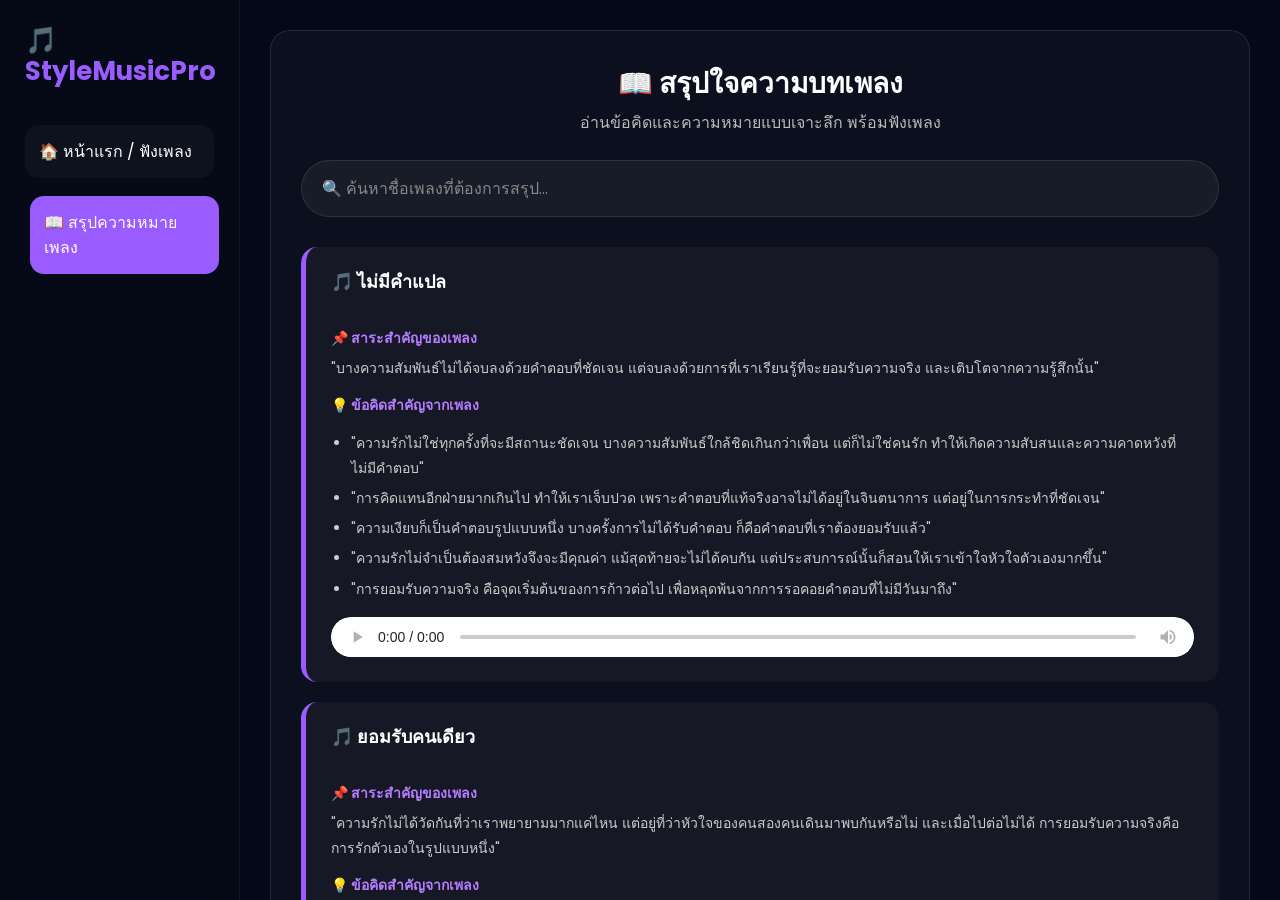
<file: lyrics.html>
<!DOCTYPE html>
<html lang="th">
<head>
<meta charset="UTF-8">
<meta name="viewport" content="width=device-width, initial-scale=1.0, maximum-scale=1.0, user-scalable=no">
<title>📖 สรุปใจความบทเพลง - StyleMusicPro</title>

<script async src="https://www.googletagmanager.com/gtag/js?id=G-PZHXG2Y1PY"></script>
<script>
window.dataLayer = window.dataLayer || [];
function gtag(){dataLayer.push(arguments);}
gtag('js', new Date());
gtag('config', 'G-PZHXG2Y1PY');
</script>

<link href="https://fonts.googleapis.com/css2?family=Poppins:wght@300;400;500;600;700&display=swap" rel="stylesheet">
<style>
/* Global & Layout Styles */
.menu-toggle{ display:none; position:fixed; top:15px; left:15px; z-index:9999; width:42px; height:42px; border:none; border-radius:12px; background:#9b5cff; color:white; font-size:24px; cursor:pointer; display: flex; align-items: center; justify-content: center; }
*{ margin:0; padding:0; box-sizing:border-box; }
body{ font-family:'Poppins',sans-serif; background:#050816; color:white; overflow-x:hidden; width: 100vw; }
.container{ display:flex; height:100vh; max-width: 100%; }
a { text-decoration: none; color: inherit; }

/* Sidebar */
.sidebar{ width:240px; background:rgba(7,11,24,.88); backdrop-filter:blur(12px); padding:25px; display:flex; flex-direction:column; gap:18px; border-right:1px solid rgba(255,255,255,.05); z-index: 1000; }
.logo-container { display: flex; justify-content: space-between; align-items: center; margin-bottom:20px; }
.logo{ font-size:26px; font-weight:700; color:#9b5cff; line-height: 1.2; }
.close-sidebar { display: none; background: none; border: none; color: white; font-size: 24px; cursor: pointer; }
.menu{ padding:14px; border-radius:14px; cursor:pointer; transition:.3s; background:rgba(255,255,255,.03); display: block; }
.menu:hover, .menu.active { background:#9b5cff; transform:translateX(5px); }

/* Main Content */
.main{ flex:1; overflow-y:auto; overflow-x:hidden; padding:30px; padding-bottom:120px; background:#050816; }

/* Lyrics Styles */
.lyrics-container { background: rgba(255, 255, 255, 0.03); border-radius: 20px; padding: 30px; border: 1px solid rgba(255,255,255,0.1); width: 100%; }

/* Search Box */
.search-box-lyrics { width: 100%; margin-bottom: 30px; }
.search-box-lyrics input { width: 100%; padding: 15px 20px; border: 1px solid rgba(255,255,255,0.1); border-radius: 40px; background: rgba(255,255,255,.05); color: white; outline: none; font-size: 16px; font-family: 'Poppins', sans-serif; transition: 0.3s; }
.search-box-lyrics input::placeholder { color: #888; }
.search-box-lyrics input:focus { background: rgba(255,255,255,.08); border-color: #9b5cff; box-shadow: 0 0 10px rgba(155,92,255,0.2); }

/* Card Styles */
.song-summary-card { background: rgba(255,255,255,0.04); border-radius: 16px; margin-bottom: 20px; border-left: 5px solid #9b5cff; text-align: left; }
.song-summary-card:hover { background: rgba(255,255,255,0.07); }

.song-header { display: flex; justify-content: space-between; align-items: center; padding: 20px 25px; }
.song-header h3 { color: #fff; font-size: 18px; margin: 0; text-align: left; }

/* เนื้อหาด้านในกล่อง โชว์ตลอดเวลา */
.song-content { padding: 10px 25px 25px 25px; opacity: 1; display: block; }
.song-content p { color: #ccc; line-height: 1.8; font-size: 14px; margin-bottom: 12px; text-align: left; }
.song-content ul { color: #ccc; font-size: 14px; margin-left: 20px; margin-bottom: 15px; line-height: 1.8; text-align: left; }
.song-content li { margin-bottom: 5px; }
.song-content strong { color: #b77dff; display: block; margin-bottom: 5px; }

/* เครื่องเล่นเพลงในหน้าเนื้อหา */
.inline-audio-player { width: 100%; height: 40px; margin-top: 15px; outline: none; border-radius: 20px; display: block; }
.inline-audio-player::-webkit-media-controls-panel { background-color: rgba(255, 255, 255, 0.9); }

/* ซ่อนปุ่ม 3 ขีดในหน้าจอคอมพิวเตอร์ */
@media(min-width: 769px) {
    .menu-toggle { display: none !important; }
}

/* Mobile */
@media(max-width:768px){
    .menu-toggle{ display:flex; }
    .sidebar{ position:fixed; left:-280px; top:0; width:260px; height:100%; z-index:1000; transition:.3s; background:rgba(7,11,24,.98); }
    .sidebar.active{ left:0; box-shadow:0 0 30px rgba(0,0,0,.9); }
    .close-sidebar { display: block; }
    
    .container{ flex-direction:column; }
    .main{ padding: 15px; padding-top: 75px; width: 100vw; }
    .lyrics-container { padding: 15px 10px; }
    .song-header { padding: 15px; }
    .song-header h3 { font-size: 16px; }
    .song-content { padding: 0 15px 20px 15px; }
    .search-box-lyrics { margin-left: 0; width: 100%; }
    audio { width: 100% !important; max-width: 100%; }
}
</style>
</head>
<body>

<button class="menu-toggle" onclick="toggleMenu()">☰</button>

<div class="container">
    <div class="sidebar" id="sidebar">
        <div class="logo-container">
            <div class="logo">🎵 StyleMusicPro</div>
            <button class="close-sidebar" onclick="toggleMenu()">✕</button>
        </div>
        <a href="index.html" class="menu">🏠 หน้าแรก / ฟังเพลง</a>
        <a href="lyrics.html" class="menu active">📖 สรุปความหมายเพลง</a>
    </div>

    <div class="main">
        <div class="lyrics-container">
            <div style="text-align: center; margin-bottom: 25px;">
                <h1 style="color: #fff; font-size: 28px;">📖 สรุปใจความบทเพลง</h1>
                <p style="color: #bbb; margin-top: 5px;">อ่านข้อคิดและความหมายแบบเจาะลึก พร้อมฟังเพลง</p>
            </div>

            <div class="search-box-lyrics">
                <input type="text" id="searchLyrics" placeholder="🔍 ค้นหาชื่อเพลงที่ต้องการสรุป...">
            </div>
            
            <div id="lyricsList">

                <div class="song-summary-card">
                    <div class="song-header">
                        <h3>🎵 ไม่มีคำแปล</h3>
                    </div>
                    <div class="song-content">
                        <p><strong>📌 สาระสำคัญของเพลง</strong>
                        "บางความสัมพันธ์ไม่ได้จบลงด้วยคำตอบที่ชัดเจน แต่จบลงด้วยการที่เราเรียนรู้ที่จะยอมรับความจริง และเติบโตจากความรู้สึกนั้น"</p>
                        <p><strong>💡 ข้อคิดสำคัญจากเพลง</strong></p>
                        <ul>
                            <li>"ความรักไม่ใช่ทุกครั้งที่จะมีสถานะชัดเจน บางความสัมพันธ์ใกล้ชิดเกินกว่าเพื่อน แต่ก็ไม่ใช่คนรัก ทำให้เกิดความสับสนและความคาดหวังที่ไม่มีคำตอบ"</li>
                            <li>"การคิดแทนอีกฝ่ายมากเกินไป ทำให้เราเจ็บปวด เพราะคำตอบที่แท้จริงอาจไม่ได้อยู่ในจินตนาการ แต่อยู่ในการกระทำที่ชัดเจน"</li>
                            <li>"ความเงียบก็เป็นคำตอบรูปแบบหนึ่ง บางครั้งการไม่ได้รับคำตอบ ก็คือคำตอบที่เราต้องยอมรับแล้ว"</li>
                            <li>"ความรักไม่จำเป็นต้องสมหวังจึงจะมีคุณค่า แม้สุดท้ายจะไม่ได้คบกัน แต่ประสบการณ์นั้นก็สอนให้เราเข้าใจหัวใจตัวเองมากขึ้น"</li>
                            <li>"การยอมรับความจริง คือจุดเริ่มต้นของการก้าวต่อไป เพื่อหลุดพ้นจากการรอคอยคำตอบที่ไม่มีวันมาถึง"</li>
                        </ul>
                        <audio class="inline-audio-player" controls controlsList="nodownload noplaybackrate">
                            <source src="https://pub-5d410cec70d74fc68f775b724bb9b388.r2.dev/ไม่มีคำแปล.mp3" type="audio/mpeg">
                        </audio>
                    </div>
                </div>

                <div class="song-summary-card">
                    <div class="song-header">
                        <h3>🎵 ยอมรับคนเดียว</h3>
                    </div>
                    <div class="song-content">
                        <p><strong>📌 สาระสำคัญของเพลง</strong>
                        "ความรักไม่ได้วัดกันที่ว่าเราพยายามมากแค่ไหน แต่อยู่ที่ว่าหัวใจของคนสองคนเดินมาพบกันหรือไม่ และเมื่อไปต่อไม่ได้ การยอมรับความจริงคือการรักตัวเองในรูปแบบหนึ่ง"</p>
                        <p><strong>💡 ข้อคิดสำคัญจากเพลง</strong></p>
                        <ul>
                            <li>"ความรักไม่ใช่สิ่งที่บังคับกันได้ ต่อให้เรารักใครมากแค่ไหน ทุ่มเทมากเพียงใด ก็ไม่ได้หมายความว่าอีกฝ่ายจะต้องรักเรากลับ ความรักที่แท้จริงเกิดจากความรู้สึกของทั้งสองฝ่าย ไม่ใช่ความพยายามของคนใดคนหนึ่ง"</li>
                            <li>"บางครั้งการยอมแพ้ ไม่ใช่ความอ่อนแอ การยอมรับว่าอีกฝ่ายไม่ได้รักเรา อาจเจ็บปวด แต่เป็นความกล้าหาญรูปแบบหนึ่ง เพราะเป็นการยอมรับความจริงแทนที่จะหลอกตัวเองต่อไป"</li>
                            <li>"ไม่มีใครผิดในความรักเสมอไป ความสัมพันธ์บางอย่างจบลง ไม่ใช่เพราะมีคนทำผิด แต่เพราะความรู้สึกไม่ตรงกัน การโทษกันไม่ได้ช่วยให้ความเจ็บปวดหายไป"</li>
                            <li>"ความเจ็บปวดคือบทเรียนของหัวใจ ทุกความผิดหวังสอนให้เราเข้าใจความรักมากขึ้น เข้าใจคุณค่าของตัวเองมากขึ้น และเติบโตเป็นคนที่เข้มแข็งกว่าเดิม"</li>
                            <li>"การปล่อยมือ อาจเป็นความรักรูปแบบสุดท้าย เมื่อรู้ว่าอีกฝ่ายมีความสุขกับทางเลือกของเขา การยอมปล่อยและอวยพรจากระยะไกล อาจเป็นการรักที่บริสุทธิ์ที่สุด"</li>
                        </ul>
                        <audio class="inline-audio-player" controls controlsList="nodownload noplaybackrate">
                            <source src="https://pub-5d410cec70d74fc68f775b724bb9b388.r2.dev/ยอมรับคนเดียว.mp3" type="audio/mpeg">
                        </audio>
                    </div>
                </div>

                <div class="song-summary-card">
                    <div class="song-header">
                        <h3>🎵 ฉากสุดท้าย</h3>
                    </div>
                    <div class="song-content">
                        <p><strong>📌 สาระสำคัญของเพลง</strong>
                        "ไม่ใช่ทุกความรักจะอยู่กับเราตลอดไป แต่ทุกความรักจะทิ้งบทเรียนบางอย่างไว้เสมอ"</p>
                        <p><strong>💡 ข้อคิดสำคัญจากเพลง</strong></p>
                        <ul>
                            <li>"ทุกเรื่องราวมีวันจบ เหมือนการแสดงที่ต้องมีฉากสุดท้าย ความสัมพันธ์บางความสัมพันธ์ก็เช่นกัน ไม่ว่าจะสวยงามแค่ไหน สุดท้ายอาจต้องถึงเวลาปิดม่าน"</li>
                            <li>"ความรักไม่ได้รับประกันว่าจะอยู่ตลอดไป การรักกันในวันนี้ ไม่ได้หมายความว่าจะได้เดินไปด้วยกันจนถึงปลายทาง บางครั้งความรักก็ไม่อาจเอาชนะเวลา ระยะทาง หรือการเปลี่ยนแปลงของหัวใจคนได้"</li>
                            <li>"ความทรงจำมีค่า แม้คนในความทรงจำนั้นจะจากไปแล้ว แม้ความสัมพันธ์จะจบลง แต่ช่วงเวลาดี ๆ ที่เคยมีร่วมกันยังคงเป็นส่วนหนึ่งของชีวิต และเป็นสิ่งที่ไม่มีใครพรากไปได้"</li>
                            <li>"ความเจ็บปวดคือครูของหัวใจ การสูญเสียทำให้เราเรียนรู้ เข้าใจชีวิต เข้าใจความรัก และเข้าใจตัวเองมากขึ้นกว่าที่เคย"</li>
                            <li>"การเดินต่อ คือชัยชนะของคนที่เคยเจ็บ ตอนท้ายเพลงไม่ได้พูดถึงการลืม แต่พูดถึงการ 'เดินต่อไป' พร้อมรอยแผลและบทเรียน นั่นคือการเติบโตอย่างแท้จริง"</li>
                        </ul>
                        <audio class="inline-audio-player" controls controlsList="nodownload noplaybackrate">
                            <source src="https://pub-5d410cec70d74fc68f775b724bb9b388.r2.dev/ฉากสุดท้าย.mp3" type="audio/mpeg">
                        </audio>
                    </div>
                </div>

                <div class="song-summary-card">
                    <div class="song-header">
                        <h3>🎵 ซ่อนไว้</h3>
                    </div>
                    <div class="song-content">
                        <p><strong>📌 สาระสำคัญของเพลง</strong>
                        "บางความรักไม่ได้เกิดมาเพื่อเป็นเจ้าของ แต่เกิดมาเพื่อสอนให้เรารู้จักการรักอย่างบริสุทธิ์ใจ"</p>
                        <p><strong>💡 ข้อคิดสำคัญจากเพลง</strong></p>
                        <ul>
                            <li>"ไม่ใช่ทุกความรักจะต้องถูกบอกออกไป บางครั้งความรักอาจอยู่ในรูปแบบของการเฝ้ามอง การหวังดี และการเก็บความรู้สึกไว้ในใจ โดยไม่จำเป็นต้องได้รับการตอบกลับ"</li>
                            <li>"ความกลัวอาจทำให้เราพลาดบางโอกาส การไม่กล้าพูดความจริงเพราะกลัวเสียคนสำคัญ อาจทำให้เราอยู่กับคำถามว่า 'ถ้าวันนั้นบอกออกไปจะเป็นอย่างไร'"</li>
                            <li>"การรักใครสักคน ไม่ได้หมายความว่าต้องครอบครองเขา ความรักที่แท้จริงบางครั้งคือการยินดีที่ได้เห็นอีกฝ่ายมีความสุข แม้เราไม่ได้เป็นคนที่อยู่ข้างเขา"</li>
                            <li>"ความรู้สึกที่เก็บไว้นาน อาจกลายเป็นภาระของหัวใจ การซ่อนความรักไว้ในความเงียบช่วยรักษาความสัมพันธ์บางอย่าง แต่ก็อาจสร้างความเจ็บปวดให้กับตัวเราเองเช่นกัน"</li>
                            <li>"คุณค่าของความรัก ไม่ได้อยู่ที่ผลลัพธ์เสมอไป แม้เรื่องราวจะไม่เกิดขึ้นจริง แต่ช่วงเวลาที่ได้รัก ได้คิดถึง และได้เก็บใครบางคนไว้ในหัวใจ ก็เป็นความทรงจำที่มีความหมาย"</li>
                        </ul>
                        <audio class="inline-audio-player" controls controlsList="nodownload noplaybackrate">
                            <source src="https://pub-5d410cec70d74fc68f775b724bb9b388.r2.dev/ซ่อนไว้.mp3" type="audio/mpeg">
                        </audio>
                    </div>
                </div>

                <div class="song-summary-card">
                    <div class="song-header">
                        <h3>🎵 ฤดูที่ไม่มีเธอ</h3>
                    </div>
                    <div class="song-content">
                        <p><strong>📌 สาระสำคัญของเพลง</strong>
                        "การจากลาอาจพรากคนคนหนึ่งไปจากชีวิต แต่ไม่อาจพรากความทรงจำดี ๆ ออกจากหัวใจได้"</p>
                        <p><strong>💡 ข้อคิดสำคัญจากเพลง</strong></p>
                        <ul>
                            <li>"ชีวิตต้องเดินต่อ แม้คนสำคัญจะไม่อยู่แล้ว การจากลาเป็นสิ่งที่ไม่มีใครอยากเผชิญ แต่เมื่อมันเกิดขึ้น เราต้องเรียนรู้ที่จะก้าวต่อไปพร้อมกับความทรงจำที่ยังอยู่ในใจ"</li>
                            <li>"ความคิดถึงไม่ใช่ความอ่อนแอ การยังคงคิดถึงใครสักคนหลังจากเวลาผ่านไป ไม่ได้แปลว่าเราไม่เข้มแข็ง แต่เป็นเพราะคนคนนั้นเคยมีความหมายกับชีวิตเราจริง ๆ"</li>
                            <li>"บางคนจากไป แต่ไม่เคยหายไปจากหัวใจ แม้ตัวคนจะไม่อยู่แล้ว แต่เรื่องราว รอยยิ้ม และความทรงจำดี ๆ ยังคงเป็นส่วนหนึ่งของชีวิตเราเสมอ"</li>
                            <li>"การยอมรับไม่ได้หมายถึงการลืม เพลงนี้สอนว่า การยอมรับความจริงว่าเขาไม่กลับมาแล้ว ไม่ได้หมายความว่าเราต้องลืมเขา แต่คือการอยู่กับความทรงจำนั้นอย่างสงบ"</li>
                            <li>"ความรักที่แท้จริงยังคงงดงาม แม้จะจบลง ช่วงเวลาที่เคยมีร่วมกันไม่ได้สูญเปล่า เพราะมันเคยทำให้ชีวิตอบอุ่น และกลายเป็นบทหนึ่งที่สวยงามของชีวิต"</li>
                        </ul>
                        <audio class="inline-audio-player" controls controlsList="nodownload noplaybackrate">
                            <source src="https://pub-5d410cec70d74fc68f775b724bb9b388.r2.dev/ฤดูที่ไม่มีเธอ.mp3" type="audio/mpeg">
                        </audio>
                    </div>
                </div>

                <div class="song-summary-card">
                    <div class="song-header">
                        <h3>🎵 ฝากดาวดูแลเธอ</h3>
                    </div>
                    <div class="song-content">
                        <p><strong>📌 สาระสำคัญของเพลง</strong>
                        "บางความสัมพันธ์จบลงในฐานะคนรัก แต่ยังคงอยู่ในฐานะความปรารถนาดีตลอดไป"</p>
                        <p><strong>💡 ข้อคิดสำคัญจากเพลง</strong></p>
                        <ul>
                            <li>"ความรักที่แท้จริง ไม่จำเป็นต้องครอบครอง บางครั้งการรักใครสักคน ไม่ได้หมายถึงการต้องอยู่ด้วยกันตลอดไป แต่คือการอยากเห็นเขามีความสุข ไม่ว่าเราจะอยู่ในชีวิตเขาหรือไม่ก็ตาม"</li>
                            <li>"การจากลาไม่ได้ทำลายความรู้สึกดี ๆ แม้ความสัมพันธ์จะจบลง แต่ความห่วงใย ความปรารถนาดี และความทรงจำที่สวยงามยังคงอยู่ได้เสมอ"</li>
                            <li>"คนบางคนเข้ามาเพื่อสอนบทเรียนสำคัญของชีวิต ไม่ใช่ทุกคนที่เข้ามาจะอยู่ตลอดไป แต่ทุกคนที่ผ่านเข้ามาอาจทิ้งบางสิ่งที่มีค่าไว้ให้เราเติบโต"</li>
                            <li>"การปล่อยวางไม่ใช่การหมดรัก การยอมรับความจริงและปล่อยให้อีกฝ่ายเดินไปสู่ความสุขของเขา คือความรักในรูปแบบที่โตขึ้นและเข้าใจมากขึ้น"</li>
                            <li>"ความปรารถนาดีคือของขวัญที่งดงามที่สุด แม้จะไม่มีโอกาสได้ดูแลกันเหมือนเดิม แต่การคอยอวยพรให้เขาพบสิ่งดี ๆ ในชีวิต ก็เป็นความรักที่บริสุทธิ์และมีคุณค่า"</li>
                        </ul>
                        <audio class="inline-audio-player" controls controlsList="nodownload noplaybackrate">
                            <source src="https://pub-5d410cec70d74fc68f775b724bb9b388.r2.dev/ฝากดาวดูแลเธอ.mp3" type="audio/mpeg">
                        </audio>
                    </div>
                </div>

                <div class="song-summary-card">
                    <div class="song-header">
                        <h3>🎵 เพิ่งเข้าใจคำว่ารัก</h3>
                    </div>
                    <div class="song-content">
                        <p><strong>📌 สาระสำคัญของเพลง</strong>
                        "บางครั้งเราจะรู้คุณค่าของคนคนหนึ่ง ก็ต่อเมื่อไม่มีเขาอยู่ให้รักอีกแล้ว"</p>
                        <p><strong>💡 ข้อคิดสำคัญจากเพลง</strong></p>
                        <ul>
                            <li>"เรามักเห็นคุณค่าของบางสิ่ง เมื่อมันจากไปแล้ว ในวันที่ยังมีอยู่ เราอาจมองข้ามความสำคัญของคนที่รักเรา แต่เมื่อเขาไม่อยู่แล้ว เราจึงเข้าใจว่าการมีเขาอยู่ข้าง ๆ มีค่ามากเพียงใด"</li>
                            <li>"อย่ารอให้สายเกินไปที่จะบอกรัก หลายครั้งเราคิดว่ายังมีเวลาอีกมาก แต่ความจริงไม่มีใครรู้ว่าพรุ่งนี้จะเป็นอย่างไร การแสดงความรักและความใส่ใจควรทำในวันที่ยังมีโอกาส"</li>
                            <li>"ความรักไม่ใช่สิ่งธรรมดา เมื่อคุ้นเคยกับการมีใครสักคนอยู่ข้างกาย เราอาจเผลอคิดว่ามันเป็นเรื่องปกติ แต่แท้จริงแล้วการมีคนที่รักและเข้าใจเราเป็นของขวัญที่มีค่ามาก"</li>
                            <li>"ความเสียใจสามารถกลายเป็นบทเรียน แม้จะไม่สามารถย้อนเวลากลับไปแก้ไขอดีตได้ แต่ความผิดพลาดและการสูญเสียสามารถสอนให้เราเห็นคุณค่าของคนรอบตัวมากขึ้น"</li>
                            <li>"ความรักที่แท้จริงจะยังคงอยู่ในความทรงจำ แม้คนคนนั้นจะไม่อยู่แล้ว แต่ความรักที่เคยมอบให้กันยังคงเป็นบทเรียนและความทรงจำที่อยู่ในใจตลอดไป"</li>
                        </ul>
                        <audio class="inline-audio-player" controls controlsList="nodownload noplaybackrate">
                            <source src="https://pub-5d410cec70d74fc68f775b724bb9b388.r2.dev/เพิ่งเข้าใจคำว่ารัก.mp3" type="audio/mpeg">
                        </audio>
                    </div>
                </div>

                <div class="song-summary-card">
                    <div class="song-header">
                        <h3>🎵 รอยร้าวในหัวใจ</h3>
                    </div>
                    <div class="song-content">
                        <p><strong>📌 สาระสำคัญของเพลง</strong>
                        "การเติบโตไม่ได้หมายถึงการลืมอดีต แต่คือการยอมรับความจริง และเดินหน้าต่อไปพร้อมบทเรียนที่ได้รับในชีวิต"</p>
                        <p><strong>💡 ข้อคิดสำคัญจากเพลง</strong></p>
                        <ul>
                            <li>"การลืมใครสักคนไม่ใช่เรื่องง่าย บางบาดแผลไม่ได้หายเพราะเวลา แต่จะค่อยๆ เบาลงเมื่อเราเรียนรู้ที่จะอยู่กับมัน"</li>
                            <li>"ความคิดถึงไม่ใช่ความอ่อนแอ การยังคิดถึงไม่ได้หมายความว่าเราไม่เข้มแข็ง แต่เป็นเพราะเขาเคยมีความหมายต่อชีวิตเราจริงๆ"</li>
                            <li>"ความทรงจำที่ดีไม่จำเป็นต้องถูกลบทิ้ง แม้ความรักจะจบลงด้วยความเสียใจ แต่ช่วงเวลาดีๆ ที่เคยมีร่วมกันก็ยังมีคุณค่าเสมอ"</li>
                            <li>"การยอมรับความจริงว่าไม่มีทางกลับไปเป็นเหมือนเดิม คือจุดเริ่มต้นของการเยียวยาหัวใจที่แท้จริง"</li>
                            <li>"บางรอยร้าวจะอยู่กับเราตลอดไป แต่เราสามารถเรียนรู้ที่จะใช้ชีวิตต่อไปได้ โดยไม่ปล่อยให้ความเจ็บปวดมาควบคุมชีวิตเราอีก"</li>
                        </ul>
                        <audio class="inline-audio-player" controls controlsList="nodownload noplaybackrate">
                            <source src="https://pub-5d410cec70d74fc68f775b724bb9b388.r2.dev/รอยร้าวในหัวใจ.mp3" type="audio/mpeg">
                        </audio>
                    </div>
                </div>

                <div class="song-summary-card">
                    <div class="song-header">
                        <h3>🎵 ประโยคสุดท้าย</h3>
                    </div>
                    <div class="song-content">
                        <p><strong>📌 สาระสำคัญของเพลง</strong>
                        "บางคำพูดอาจจบความสัมพันธ์ลงในวันนั้น แต่บทเรียนและความรู้สึกจากคำพูดคำนั้นจะอยู่กับเราไปตลอดชีวิต"</p>
                        <p><strong>💡 ข้อคิดสำคัญจากเพลง</strong></p>
                        <ul>
                            <li>"คำพูดบางคำมีผลมากกว่าที่คิด คำพูดอาจจบลงในไม่กี่วินาที แต่ผลของมันอาจสร้างบาดแผลลึกอยู่ในใจใครบางคนไปอีกหลายปี"</li>
                            <li>"ไม่มีใครรู้ล่วงหน้าว่าช่วงเวลาธรรมดาจะกลายเป็นครั้งสุดท้าย ในวันที่ทุกอย่างดูปกติ อาจเป็นวันสุดท้ายของความสัมพันธ์ จึงควรให้คุณค่ากับคนที่อยู่ข้างเราในวันนี้"</li>
                            <li>"บาดแผลทางใจมองไม่เห็น แต่เจ็บปวดจริง ความเจ็บปวดบางอย่างไม่มีรอยแผลภายนอก แต่ส่งผลต่อชีวิตอย่างลึกซึ้ง"</li>
                            <li>"การไม่โกรธ ไม่ได้แปลว่าไม่เสียใจ แต่สะท้อนถึงวุฒิภาวะทางอารมณ์ที่ยอมรับว่า ความจริงบางอย่างยากเกินจะรับไหวในตอนแรก"</li>
                            <li>"การเยียวยาไม่ใช่การลืม แต่คือการยอมรับ ค่อยๆ เรียนรู้วิธีอยู่กับความทรงจำนั้น โดยไม่ปล่อยให้มันหยุดยั้งชีวิตของเรา"</li>
                        </ul>
                        <audio class="inline-audio-player" controls controlsList="nodownload noplaybackrate">
                            <source src="https://pub-5d410cec70d74fc68f775b724bb9b388.r2.dev/ประโยคสุดท้าย.mp3" type="audio/mpeg">
                        </audio>
                    </div>
                </div>

                <div class="song-summary-card">
                    <div class="song-header">
                        <h3>🎵 ฉันไม่ได้อยู่ในตอนจบตั้งแต่แรก</h3>
                    </div>
                    <div class="song-content">
                        <p><strong>📌 สาระสำคัญของเพลง</strong>
                        "คนบางคนไม่ได้เข้ามาเพื่ออยู่ในตอนจบของชีวิตเรา แต่เข้ามาเพื่อสอนให้เรารู้จักความรัก การยอมรับความจริง และการเติบโต"</p>
                        <p><strong>💡 ข้อคิดสำคัญจากเพลง</strong></p>
                        <ul>
                            <li>"บางครั้งเรารู้คำตอบตั้งแต่ต้น แต่หัวใจก็ยังเลือกที่จะรัก มนุษย์ไม่ได้ใช้เหตุผลกับความรักเสมอไป แม้จะรู้ว่าเขาไม่ได้เลือกเราก็ตาม"</li>
                            <li>"ความรักไม่สามารถบังคับได้ ต่อให้รักมากแค่ไหน ก็ไม่สามารถเปลี่ยนหัวใจของอีกคนได้ ความรักที่แท้จริงคือการยอมรับความจริง"</li>
                            <li>"ไม่ใช่ทุกคนที่จะเป็นตอนจบของเรื่องราว บางคนเข้ามาเพื่อเป็นบทเรียน เป็นความทรงจำ หรือเป็นช่วงเวลาสวยงามในชีวิตเท่านั้น"</li>
                            <li>"การถอยออกมา ไม่ใช่ความพ่ายแพ้ การเลือกเดินออกจากพื้นที่ของความหวังลมๆ แล้งๆ เพื่อมารักตัวเอง คือความกล้าหาญที่ยิ่งใหญ่"</li>
                            <li>"ความรักที่ไม่ได้รับการตอบกลับ ก็ยังมีคุณค่า ความรู้สึกที่เคยเกิดขึ้นจริงนั้นสามารถกลายเป็นความทรงจำที่งดงามได้เมื่อเวลาผ่านไป"</li>
                            <li>"การปล่อยวาง ไม่ได้หมายถึงการลืม แต่คือการเก็บรอยยิ้มของเขาไว้ในมุมหนึ่งของหัวใจ โดยที่สามารถก้าวต่อไปข้างหน้าได้"</li>
                        </ul>
                        <audio class="inline-audio-player" controls controlsList="nodownload noplaybackrate">
                            <source src="https://pub-5d410cec70d74fc68f775b724bb9b388.r2.dev/ฉันไม่ได้อยู่ในตอนจบตั้งแต่แรก.mp3" type="audio/mpeg">
                        </audio>
                    </div>
                </div>

                <div class="song-summary-card">
                    <div class="song-header">
                        <h3>🎵 ถอยออกมาก่อน</h3>
                    </div>
                    <div class="song-content">
                        <p><strong>📌 สาระสำคัญของเพลง</strong>
                        "บางคนไม่ได้สูญเสียความรักเพราะเลิกรัก แต่สูญเสียมันเพราะรักมากจนต้องเลือกถอยออกมา เพื่อรักษาหัวใจของตัวเองไว้"</p>
                        <p><strong>💡 ข้อคิดสำคัญจากเพลง</strong></p>
                        <ul>
                            <li>"บางครั้งการเดินจากไป ไม่ได้แปลว่าหมดรัก การปล่อยมือไม่ได้หมายความว่ารักน้อยลง แต่บางครั้งคือการรักอย่างมีสติเพื่อไม่ให้ทำร้ายกันไปมากกว่านี้"</li>
                            <li>"ความรักไม่จำเป็นต้องครอบครอง บางคนเข้ามาเพื่อสร้างความทรงจำดีๆ แค่ได้พบและช่วงเวลาดีๆ ร่วมกันก็อาจเป็นโชคดีแล้ว"</li>
                            <li>"การรักตัวเองไม่ใช่ความเห็นแก่ตัว การเลือกถอยออกมาดูแลความรู้สึกของตัวเองก่อนที่จะพังจนไม่เหลืออะไร คือสิ่งที่เราควรทำ"</li>
                            <li>"ความรักที่แท้จริงคือการหวังดี แม้ไม่ได้เป็นเจ้าของ สามารถยินดีและมีความสุขเมื่อเห็นอีกฝ่ายเติบโตและมีความสุขในเส้นทางของเขา"</li>
                            <li>"ไม่ใช่ทุกความรู้สึกที่ต้องพูดออกไป บางครั้งการเก็บความรู้สึกไว้ อาจเป็นทางเลือกที่ดีที่สุดเพื่อรักษาความสัมพันธ์หรือลดความลำบากใจ"</li>
                            <li>"ความเข้มแข็งคือการยอมรับความจริง การยอมรับว่าไม่มีทางเป็นไปได้ แล้วเลือกก้าวออกมาทั้งที่ยังเจ็บ เป็นความกล้าหาญที่แท้จริง"</li>
                        </ul>
                        <audio class="inline-audio-player" controls controlsList="nodownload noplaybackrate">
                            <source src="https://pub-5d410cec70d74fc68f775b724bb9b388.r2.dev/ถอยออกมาก่อน.mp3" type="audio/mpeg">
                        </audio>
                    </div>
                </div>

                <div class="song-summary-card">
                    <div class="song-header">
                        <h3>🎵 คำขอโทษ</h3>
                    </div>
                    <div class="song-content">
                        <p><strong>📌 สาระสำคัญของเพลง</strong>
                        "ความเสียใจที่หนักที่สุดในชีวิต มักไม่ใช่สิ่งที่เราได้ทำลงไป แต่คือสิ่งที่เราควรทำแต่กลับไม่ได้ทำ ในวันที่มีโอกาสอยู่ตรงหน้า"</p>
                        <p><strong>💡 ข้อคิดสำคัญจากเพลง</strong></p>
                        <ul>
                            <li>"เรามักเห็นคุณค่าของบางสิ่งเมื่อมันไม่อยู่แล้ว ในวันที่มีอยู่เราอาจมองว่าเป็นเรื่องธรรมดา แต่เมื่อสูญเสียไปจึงรู้ว่าสิ่งนั้นมีค่าที่สุด"</li>
                            <li>"ความรักต้องการการใส่ใจ ไม่ใช่แค่ความรู้สึก ลำพังแค่ความรักนั้นไม่เพียงพอ หากขาดการแสดงออก การดูแล และการรับฟังกัน"</li>
                            <li>"คำขอโทษบางคำ มาช้าเกินไป เพลงนี้เตือนให้เรากล้าที่จะขอโทษ กล้าที่จะปรับปรุง และบอกรัก ในวันที่อีกฝ่ายยังอยู่ฟัง"</li>
                            <li>"อดีตเปลี่ยนไม่ได้ แต่บทเรียนยังมีค่า ความผิดพลาดในอดีตสามารถสอนและหล่อหลอมให้เรากลายเป็นคนที่ดีขึ้นในอนาคตได้"</li>
                            <li>"ความเสียใจสามารถกลายเป็นการเติบโต เปลี่ยนแปลงความผิดหวังและคราบน้ำตาให้กลายเป็นประสบการณ์และพลังในการใช้ชีวิต"</li>
                            <li>"จงรักและดูแลคนสำคัญในวันที่ยังมีโอกาส อย่ารอให้เหลือเพียงรูปถ่ายหรือความทรงจำ เพราะเวลาที่ดีที่สุดในการแสดงความรักคือวันนี้"</li>
                        </ul>
                        <audio class="inline-audio-player" controls controlsList="nodownload noplaybackrate">
                            <source src="https://pub-5d410cec70d74fc68f775b724bb9b388.r2.dev/คำขอโทษ.mp3" type="audio/mpeg">
                        </audio>
                    </div>
                </div>

                <div class="song-summary-card">
                    <div class="song-header">
                        <h3>🎵 สายเกินจะขอโทษ</h3>
                    </div>
                    <div class="song-content">
                        <p><strong>📌 สาระสำคัญของเพลง</strong>
                        "อย่ามองข้ามคนที่รักและหวังดีกับเรา เพราะวันที่เราเห็นคุณค่าของเขา อาจเป็นวันที่ไม่มีเขาอยู่ให้เรารักอีกแล้ว"</p>
                        <p><strong>💡 คำโปรยแนวข้อคิด</strong></p>
                        <ul>
                            <li>"บางครั้ง...เราจะรู้คุณค่าของใครสักคน ก็ต่อเมื่อเขาไม่อยู่ให้เรารักอีกแล้ว"</li>
                            <li>"คำขอโทษที่ช้าที่สุด คือคำขอโทษที่ไม่มีคนฟังอีกต่อไป"</li>
                            <li>"อย่าปล่อยให้ความรักกลายเป็นบทเรียนราคาแพงของชีวิต"</li>
                        </ul>
                        <audio class="inline-audio-player" controls controlsList="nodownload noplaybackrate">
                            <source src="https://pub-5d410cec70d74fc68f775b724bb9b388.r2.dev/สายเกินจะขอโทษ.mp3" type="audio/mpeg">
                        </audio>
                    </div>
                </div>

                <div class="song-summary-card">
                    <div class="song-header">
                        <h3>🎵 ยังอยู่ในทุกวัน</h3>
                    </div>
                    <div class="song-content">
                        <p><strong>📌 สาระสำคัญ of เพลง</strong>
                        "บางคนอาจไม่ได้อยู่ในชีวิตเราอีกแล้ว แต่ยังคงเป็นส่วนหนึ่งของหัวใจและความทรงจำที่งดงามเสมอ"</p>
                        <p><strong>💡 คำโปรยแนวข้อคิด</strong></p>
                        <ul>
                            <li>"การจากลาไม่ได้ลบความหมายของการเคยรักกัน"</li>
                            <li>"บางความสัมพันธ์ไม่ได้จบลงด้วยการลืม แต่จบลงด้วยการเก็บไว้ในความทรงจำอย่างสวยงาม"</li>
                            <li>"คนบางคนจากไปจากชีวิต แต่ไม่เคยจากไปจากหัวใจ"</li>
                        </ul>
                        <audio class="inline-audio-player" controls controlsList="nodownload noplaybackrate">
                            <source src="https://pub-5d410cec70d74fc68f775b724bb9b388.r2.dev/ยังอยู่ในทุกวัน.mp3" type="audio/mpeg">
                        </audio>
                    </div>
                </div>

                <div class="song-summary-card">
                    <div class="song-header">
                        <h3>🎵 ร่องรอยของเธอ</h3>
                    </div>
                    <div class="song-content">
                        <p><strong>📌 สาระสำคัญของเพลง</strong>
                        "แม้เวลาจะพาผู้คนจากไป แต่ความทรงจำและความหมายที่พวกเขาทิ้งไว้ อาจยังคงอยู่ในหัวใจตลอดไป"</p>
                        <p><strong>💡 คำโปรยแนวข้อคิด</strong></p>
                        <ul>
                            <li>"บางคนจากไปจากชีวิต แต่ไม่เคยจากไปจากความทรงจำ"</li>
                            <li>"เวลาเปลี่ยนทุกอย่างได้ ยกเว้นความหมายของบางคนในหัวใจ"</li>
                            <li>"ร่องรอยของความรัก อาจไม่เคยเลือนหาย แม้เจ้าของความทรงจำนั้นจะจากไปนานแล้ว"</li>
                        </ul>
                        <audio class="inline-audio-player" controls controlsList="nodownload noplaybackrate">
                            <source src="https://pub-5d410cec70d74fc68f775b724bb9b388.r2.dev/ร่องรอยของเธอ.mp3" type="audio/mpeg">
                        </audio>
                    </div>
                </div>

                <div class="song-summary-card">
                    <div class="song-header">
                        <h3>🎵 รู้ทั้งรู้</h3>
                    </div>
                    <div class="song-content">
                        <p><strong>📌 สาระสำคัญของเพลง</strong>
                        "บางครั้งเรารู้ว่าต้องปล่อยมือ แต่หัวใจก็ยังต้องใช้เวลาในการยอมรับ"</p>
                        <p><strong>💡 ข้อคิดสำคัญจากเพลง</strong></p>
                        <ul>
                            <li><strong>หัวใจกับเหตุผลมักเดินคนละทาง:</strong> หลายครั้งเรารู้ว่าอะไรถูก อะไรควรทำ แต่ความรู้สึกกลับไม่ยอมทำตามเหตุผล ความรักจึงเป็นเรื่องที่เข้าใจได้ แต่ควบคุมได้ยาก</li>
                            <li><strong>การยอมรับความจริง ไม่ได้แปลว่าจะตัดใจได้ทันที:</strong> เราอาจรู้ว่าความสัมพันธ์นั้นไม่มีอนาคต แต่การปล่อยวางความรู้สึกต้องใช้เวลา หัวใจไม่ได้เข้มแข็งขึ้นเพียงเพราะเรารับรู้ความจริง</li>
                            <li><strong>ความรักไม่จำเป็นต้องสมหวังจึงจะมีความหมาย:</strong> แม้จะไม่ได้ครอบครอง ไม่ได้ลงเอยด้วยกัน แต่ความรักที่เกิดขึ้นจริงก็ยังเป็นประสบการณ์ที่มีคุณค่า</li>
                            <li><strong>การรักใครสักคนอย่างสุดหัวใจ ไม่ใช่เรื่องน่าเสียใจ:</strong> สิ่งที่น่าเสียดายไม่ใช่การรัก แต่คือการไม่กล้ารัก หรือไม่เคยได้มอบความรู้สึกดี ๆ ให้ใครเลย</li>
                            <li><strong>เวลาเป็นส่วนหนึ่งของการเยียวยา:</strong> เพลงยอมรับว่าการก้าวผ่านความเจ็บปวดไม่ใช่เรื่องง่าย แต่สักวันหนึ่งหัวใจจะเรียนรู้และเข้มแข็งพอที่จะปล่อยวางได้</li>
                        </ul>
                        <audio class="inline-audio-player" controls controlsList="nodownload noplaybackrate">
                            <source src="https://pub-5d410cec70d74fc68f775b724bb9b388.r2.dev/รู้ทั้งรู้.mp3" type="audio/mpeg">
                        </audio>
                    </div>
                </div>

                <div class="song-summary-card">
                    <div class="song-header">
                        <h3>🎵 วันที่หัวใจเริ่มเดิน</h3>
                    </div>
                    <div class="song-content">
                        <p><strong>📌 สาระสำคัญของเพลง</strong>
                        "การเยียวยาไม่ใช่การลืมอดีต แต่คือการเรียนรู้ที่จะอยู่กับมันโดยไม่เจ็บปวดเหมือนเดิม"</p>
                        <p><strong>💡 ข้อคิดสำคัญจากเพลง</strong></p>
                        <ul>
                            <li><strong>เวลาไม่ได้ลบความทรงจำ แต่ช่วยเยียวยาความเจ็บปวด:</strong> แม้เราจะยังจำเรื่องราวในอดีตได้ แต่เมื่อเวลาผ่านไป ความเจ็บปวดจะค่อย ๆ เบาลง จนเราสามารถมองย้อนกลับไปได้โดยไม่ทรมานเหมือนเดิม</li>
                            <li><strong>การก้าวต่อไป ไม่ได้หมายถึงการลืม:</strong> การเดินหน้าชีวิตไม่ได้แปลว่าเราต้องลืมทุกอย่าง แต่คือการยอมรับสิ่งที่เกิดขึ้น และนำบทเรียนเหล่านั้นติดตัวไปด้วย</li>
                            <li><strong>ความเสียใจสามารถทำให้เราเติบโต:</strong> ทุกบาดแผล ทุกความผิดหวัง และทุกน้ำตา ล้วนเป็นส่วนหนึ่งที่หล่อหลอมให้เราแข็งแกร่งและเข้าใจชีวิตมากขึ้น</li>
                            <li><strong>ชีวิตยังมีโอกาสใหม่เสมอ:</strong> แม้บางความฝันจะพังทลาย หรือบางคนจะเดินจากไป แต่ชีวิตยังมีวันพรุ่งนี้ และยังมีโอกาสให้เราเริ่มต้นใหม่อีกครั้ง</li>
                            <li><strong>วันที่ยากที่สุด จะกลายเป็นวันที่เราภูมิใจที่สุด:</strong> วันหนึ่งเมื่อมองย้อนกลับมา เราอาจยิ้มให้กับตัวเอง ที่เคยผ่านช่วงเวลาที่คิดว่าไม่มีทางผ่านไปได้</li>
                        </ul>
                        <audio class="inline-audio-player" controls controlsList="nodownload noplaybackrate">
                            <source src="https://pub-5d410cec70d74fc68f775b724bb9b388.r2.dev/วันที่หัวใจเริ่มเดิน.mp3" type="audio/mpeg">
                        </audio>
                    </div>
                </div>

                <div class="song-summary-card">
                    <div class="song-header">
                        <h3>🎵 วนกลับมาที่เดิม</h3>
                    </div>
                    <div class="song-content">
                        <p><strong>📌 สาระสำคัญของเพลง</strong>
                        "การกลับไปเจ็บซ้ำที่เดิม ไม่ใช่เพราะไม่รู้ความจริง แต่เพราะยังไม่พร้อมยอมรับความจริงนั้น"</p>
                        <p><strong>💡 ข้อคิดสำคัญจากเพลง</strong></p>
                        <ul>
                            <li><strong>ความรักอย่างเดียว ไม่เพียงพอเสมอไป:</strong> แม้เราจะรักใครมากแค่ไหน แต่ถ้าความสัมพันธ์นั้นทำร้ายหัวใจซ้ำ ๆ ความรักเพียงอย่างเดียวอาจไม่สามารถรักษาทุกอย่างได้</li>
                            <li><strong>การให้อภัย ไม่ได้แปลว่าต้องกลับไปเจ็บอีก:</strong> หลายคนให้อภัยเพราะรัก แต่การให้อภัยควรเป็นการปลดปล่อยตัวเอง ไม่ใช่การเปิดโอกาสให้บาดแผลเดิมเกิดขึ้นซ้ำแล้วซ้ำเล่า</li>
                            <li><strong>บางครั้งศัตรูของเรา คือความหวังที่ไม่ยอมปล่อย:</strong> การหวังว่าอีกคนจะเปลี่ยน หรือหวังว่าครั้งนี้จะต่างออกไป อาจทำให้เราติดอยู่ในวงจรเดิมนานกว่าที่ควร</li>
                            <li><strong>การยอมรับความจริง คือจุดเริ่มต้นของการเยียวยา:</strong> เมื่อเราเลิกหลอกตัวเองและกล้ายอมรับว่า "มันไปต่อไม่ได้แล้ว" หัวใจจึงเริ่มฟื้นตัวและเดินต่อได้จริง</li>
                            <li><strong>การเดินจากมา คือการเคารพคุณค่าของตัวเอง:</strong> การจากลาไม่ใช่ความพ่ายแพ้เสมอไป บางครั้งมันคือการปกป้องหัวใจของตัวเองจากความเจ็บปวดที่ไม่จำเป็น</li>
                        </ul>
                        <audio class="inline-audio-player" controls controlsList="nodownload noplaybackrate">
                            <source src="https://pub-5d410cec70d74fc68f775b724bb9b388.r2.dev/วนกลับมาที่เดิม.mp3" type="audio/mpeg">
                        </audio>
                    </div>
                </div>

                <div class="song-summary-card">
                    <div class="song-header">
                        <h3>🎵 ปล่อยให้เวลาเป็นคนตอบ</h3>
                    </div>
                    <div class="song-content">
                        <p><strong>📌 สาระสำคัญของเพลง</strong>
                        "บางความรู้สึกไม่จำเป็นต้องรีบหาย แค่ค่อย ๆ ดีขึ้นในทุกวันก็เพียงพอแล้ว"</p>
                        <p><strong>💡 ข้อคิดสำคัญจากเพลง</strong></p>
                        <ul>
                            <li><strong>การเยียวยาต้องใช้เวลา:</strong> ไม่มีใครสามารถลืมคนสำคัญได้ในชั่วข้ามคืน ความเจ็บปวดไม่ใช่สิ่งที่ต้องรีบกำจัด แต่เป็นสิ่งที่ต้องค่อย ๆ เรียนรู้ที่จะอยู่กับมัน</li>
                            <li><strong>การคิดถึง ไม่ได้แปลว่าเรายังติดอยู่กับอดีต:</strong> บางครั้งเรายังคิดถึงใครบางคนได้ แม้จะยอมรับการจากลาแล้ว เพราะความทรงจำดี ๆ ยังคงมีความหมายเสมอ</li>
                            <li><strong>ไม่ใช่ทุกการจากลาจะมีคนผิด:</strong> ความสัมพันธ์บางอย่างจบลงเพราะเวลา สถานการณ์ หรือเส้นทางชีวิตที่เปลี่ยนไป ไม่จำเป็นต้องมีผู้ร้ายในทุกเรื่องราว</li>
                            <li><strong>การปล่อยวางไม่ใช่การลืม:</strong> การวางลงไม่ได้หมายถึงการลบความทรงจำออกไป แต่คือการมองมันได้โดยไม่เจ็บปวดเหมือนเดิม</li>
                            <li><strong>ทุกบาดแผลสามารถกลายเป็นบทเรียน:</strong> วันหนึ่งเมื่อมองย้อนกลับมา เราอาจพบว่าความเจ็บปวดในวันนั้นทำให้เราเติบโต เข้าใจชีวิต และเข้มแข็งมากขึ้น</li>
                        </ul>
                        <audio class="inline-audio-player" controls controlsList="nodownload noplaybackrate">
                            <source src="https://pub-5d410cec70d74fc68f775b724bb9b388.r2.dev/ปล่อยให้เวลาเป็นคนตอบ.mp3" type="audio/mpeg">
                        </audio>
                    </div>
                </div>

                <div class="song-summary-card">
                    <div class="song-header">
                        <h3>🎵 คนที่เดินต่อ</h3>
                    </div>
                    <div class="song-content">
                        <p><strong>📌 สาระสำคัญของเพลง</strong>
                        "การเติบโตไม่ได้หมายถึงการลืมอดีต แต่คือการมองอดีตด้วยรอยยิ้มแทนน้ำตา"</p>
                        <p><strong>💡 ข้อคิดสำคัญจากเพลง</strong></p>
                        <ul>
                            <li><strong>การจากลาไม่ใช่จุดจบของชีวิต:</strong> แม้คนสำคัญจะจากไป แต่ชีวิตยังคงดำเนินต่อ และเรายังมีโอกาสพบสิ่งดี ๆ ในวันข้างหน้า</li>
                            <li><strong>ความคิดถึงกับการก้าวต่อไป สามารถอยู่ร่วมกันได้:</strong> การเดินต่อไม่ได้หมายความว่าต้องลืมทั้งหมด เราสามารถคิดถึงใครบางคนได้ โดยไม่ต้องย้อนกลับไปอยู่ในความเจ็บปวดเดิม</li>
                            <li><strong>เวลาเปลี่ยนบาดแผลให้กลายเป็นบทเรียน:</strong> สิ่งที่เคยทำให้ร้องไห้ทุกคืน วันหนึ่งอาจกลายเป็นเพียงความทรงจำที่ทำให้เราเข้าใจชีวิตมากขึ้น</li>
                            <li><strong>ทุกความสัมพันธ์มีคุณค่า แม้จะไม่ลงเอยด้วยกัน:</strong> คนบางคนเข้ามาเพื่อสร้างความสุข สอนบทเรียน หรือเปลี่ยนแปลงเราให้เติบโตขึ้น แม้สุดท้ายจะไม่ได้อยู่ด้วยกันก็ตาม</li>
                            <li><strong>การก้าวต่อคือความกล้าหาญรูปแบบหนึ่ง:</strong> ไม่ใช่ทุกคนที่จะลุกขึ้นยืนได้หลังจากหัวใจแตกสลาย แต่คนที่เลือกเดินต่อ คือคนที่กล้ารับมือกับความจริงและสร้างอนาคตใหม่ให้ตัวเอง</li>
                        </ul>
                        <audio class="inline-audio-player" controls controlsList="nodownload noplaybackrate">
                            <source src="https://pub-5d410cec70d74fc68f775b724bb9b388.r2.dev/คนที่เดินต่อ.mp3" type="audio/mpeg">
                        </audio>
                    </div>
                </div>

                <div class="song-summary-card">
                    <div class="song-header">
                        <h3>🎵 ซ่อนไม่เก่ง</h3>
                    </div>
                    <div class="song-content">
                        <p><strong>📌 สาระสำคัญของเพลง</strong>
                        "ความรักที่ไม่ถูกพูดออกไป อาจกลายเป็นความเสียดายที่อยู่กับเราไปอีกนาน"</p>
                        <p><strong>💡 ข้อคิดสำคัญจากเพลง</strong></p>
                        <ul>
                            <li><strong>ความรู้สึกที่แท้จริง มักซ่อนได้ไม่นาน:</strong> แม้เราจะพยายามปิดบังแค่ไหน แต่ความรักมักแสดงออกผ่านสายตา การกระทำ และความใส่ใจ จนคนรอบข้างมองเห็นได้</li>
                            <li><strong>ความกลัวคำตอบ อาจทำให้เราพลาดโอกาส:</strong> หลายคนไม่กล้าพูดความในใจ เพราะกลัวการถูกปฏิเสธ แต่บางครั้งการไม่พูดอะไรเลย อาจทำให้เราต้องอยู่กับความเสียดายนานกว่า</li>
                            <li><strong>การซื่อตรงกับหัวใจตัวเองเป็นเรื่องสำคัญ:</strong> ไม่ว่าผลลัพธ์จะออกมาอย่างไร การยอมรับความรู้สึกของตัวเอง คือจุดเริ่มต้นของความกล้าหาญและการเติบโตทางอารมณ์</li>
                            <li><strong>ความรักไม่จำเป็นต้องมีคำอธิบายมากมาย:</strong> บางครั้งความรู้สึกที่จริงใจ ไม่ได้ต้องการเหตุผลหรือคำพูดสวยหรู แค่ความจริงใจและความกล้าที่จะสื่อสารก็เพียงพอ</li>
                            <li><strong>การเปิดใจดีกว่าการเก็บความเสียดายไว้ตลอดชีวิต:</strong> แม้คำตอบอาจไม่เป็นอย่างที่หวัง แต่การได้พูดความจริงออกไป อย่างน้อยก็ทำให้เราไม่ต้องตั้งคำถามกับตัวเองในอนาคตว่า "ถ้าวันนั้นกล้าพูด จะเป็นอย่างไร"</li>
                        </ul>
                        <audio class="inline-audio-player" controls controlsList="nodownload noplaybackrate">
                            <source src="https://pub-5d410cec70d74fc68f775b724bb9b388.r2.dev/ซ่อนไม่เก่ง.mp3" type="audio/mpeg">
                        </audio>
                    </div>
                </div>
                
                <div class="song-summary-card">
                    <div class="song-header">
                        <h3>🎵 เก็บเศษหัวใจ</h3>
                    </div>
                    <div class="song-content">
                        <p><strong>📌 สาระสำคัญของเพลง</strong>
                        "เพลงนี้ไม่ได้เล่าแค่เรื่องความอกหัก แต่เล่าถึงการเยียวยาตัวเองหลังจากสูญเสียสิ่งสำคัญในชีวิต เป็นเรื่องของการลุกขึ้นยืนอีกครั้งหลังจากวันที่พังทลาย"</p>
                        <p><strong>💡 ข้อคิดสำคัญจากเพลง</strong></p>
                        <ul>
                            <li>"เมื่อเรามอบทุกอย่างให้ใครสักคนจนหมด ทั้งความสุข ความหวัง และคุณค่าของตัวเอง หากวันหนึ่งเขาจากไป เราอาจรู้สึกเหมือนสูญเสียทุกอย่างไปพร้อมกัน"</li>
                            <li>"การแตกสลายไม่ใช่ความล้มเหลว แต่เป็นส่วนหนึ่งของการเติบโต"</li>
                            <li>"รอยแผลบางรอยอาจไม่หายไปตลอดชีวิต แต่เราจะเรียนรู้ที่จะอยู่กับมันโดยไม่เจ็บเหมือนเดิม"</li>
                            <li>"แม้ในวันที่มืดมนที่สุด ชีวิตก็ยังมีบางอย่างให้เราเรียนรู้"</li>
                            <li>"เมื่อผ่านความเจ็บปวดมาได้ เราจะเริ่มเห็นคุณค่าของตัวเองมากขึ้น"</li>
                        </ul>
                        <audio class="inline-audio-player" controls controlsList="nodownload noplaybackrate">
                            <source src="https://pub-5d410cec70d74fc68f775b724bb9b388.r2.dev/เก็บเศษหัวใจ.mp3" type="audio/mpeg">
                        </audio>
                    </div>
                </div>
                
                <div class="song-summary-card">
                    <div class="song-header">
                        <h3>🎵 คำตอบที่หาไม่เจอ</h3>
                    </div>
                    <div class="song-content">
                        <p><strong>📌 สาระสำคัญของเพลง</strong>
                        "อย่าให้ความผิดหวังในอดีต ทำลายความหวังทั้งหมดของอนาคตบางครั้งสิ่งที่เราตามหาอาจยังมาไม่ถึง ไม่ใช่เพราะมันไม่มีอยู่จริง แต่เพราะยังไม่ถึงเวลาที่เหมาะสมที่จะพบมันเท่านั้น"</p>
                        <p><strong>💡 ข้อคิดสำคัญจากเพลง</strong></p>
                        <ul>
                            <li>"บางเรื่องต้องใช้เวลาเรียนรู้ บางครั้งอาจต้องใช้ทั้งชีวิตกว่าจะเข้าใจว่าทำไมเราถึงต้องพบเจอเรื่องราวต่าง ๆ"</li>
                            <li>"การที่เราเคยเจ็บปวดจากความรัก ไม่ได้แปลว่าความรักไม่มีอยู่จริง เพียงแค่เรายังไม่พบสิ่งที่ใช่ในเวลานั้น"</li>
                            <li>"คนที่กล้ารักย่อมมีโอกาสเจ็บ แต่ถ้าปิดหัวใจเพราะกลัวความเจ็บ ก็อาจพลาดโอกาสพบความสุขเช่นกัน"</li>
                            <li>"การรู้สึกท้อ หมดแรง หรือสับสน เป็นเรื่องปกติของมนุษย์ ไม่ได้หมายความว่าเราต้องหยุดเดินต่อ"</li>
                            <li>"แม้วันนี้จะยังไม่พบสิ่งที่ตามหา แต่อนาคตยังมีความเป็นไปได้เสมอ"</li>
                        </ul>
                        <audio class="inline-audio-player" controls controlsList="nodownload noplaybackrate">
                            <source src="https://pub-5d410cec70d74fc68f775b724bb9b388.r2.dev/เก็บเศษหัวใจ.mp3" type="audio/mpeg">
                        </audio>
                    </div>
                </div>

                <div class="song-summary-card">
                    <div class="song-header">
                        <h3>🎵 ยิ้มทั้งที่เจ็บ</h3>
                    </div>
                    <div class="song-content">
                        <p><strong>📌 สาระสำคัญของเพลง</strong>
                        "เพลงนี้สะท้อนความจริงของคนจำนวนมากที่ภายนอกดูเข้มแข็ง ดูมีความสุข แต่ภายในยังเต็มไปด้วยบาดแผลและความคิดถึง เป็นเพลงที่พูดถึงการเยียวยาหัวใจอย่างเงียบ ๆ"</p>
                        <p><strong>💡 ข้อคิดสำคัญจากเพลง</strong></p>
                        <ul>
                            <li>"หลายคนเลือกยิ้มเพื่อให้คนรอบข้างสบายใจ ทั้งที่ในใจยังเจ็บปวดอยู่มาก"</li>
                            <li>"บางคนผ่านวันทั้งวันได้อย่างปกติ แต่พอกลับมาอยู่คนเดียว ความเจ็บปวดทั้งหมดก็กลับมาอีกครั้ง"</li>
                            <li>"ความรักไม่ใช่สิ่งที่ลบออกจากใจได้เพียงชั่วข้ามคืน"</li>
                            <li>"แม้จะไม่มีร่องรอยภายนอก แต่ความเสียใจสามารถอยู่กับเราได้นานกว่าที่คนอื่นคิด"</li>
                            <li>"แม้วันนี้จะยังร้องไห้ ยังคิดถึง ยังอ่อนแอ แต่เชื่อว่าสักวันหนึ่งทุกอย่างจะดีขึ้น"</li>
                        </ul>
                        <audio class="inline-audio-player" controls controlsList="nodownload noplaybackrate">
                            <source src="https://pub-5d410cec70d74fc68f775b724bb9b388.r2.dev/ยิ้มทั้งที่เจ็บ.mp3" type="audio/mpeg">
                        </audio>
                    </div>
                </div>

                <div class="song-summary-card">
                    <div class="song-header">
                        <h3>🎵 ขอให้เธอเจอวันที่ดี</h3>
                    </div>
                    <div class="song-content">
                        <p><strong>📌 สาระสำคัญของเพลง</strong>
                        "เพลงนี้พูดถึงความรักในรูปแบบที่เติบโตที่สุด คือการรักโดยไม่ยึดติด รักโดยไม่จำเป็นต้องครอบครอง และยินดีกับความสุขของอีกฝ่าย แม้สุดท้ายเราจะไม่ได้เดินไปด้วยกัน"</p>
                        <p><strong>💡 ข้อคิดสำคัญจากเพลง</strong></p>
                        <ul>
                            <li>"หลายคนเข้าใจว่าความรักต้องจบลงด้วยการได้อยู่ด้วยกัน แต่ความจริงแล้ว ความรักที่แท้จริงอาจเป็นเพียงการหวังดีต่อกันก็ได้"</li>
                            <li>"บางครั้งการปล่อยให้คนที่เรารักเดินไปในทางที่เขามีความสุข คือรูปแบบหนึ่งของความรักที่ยิ่งใหญ่"</li>
                            <li>"ไม่ใช่ทุกความรักจะต้องลงเอยด้วยคำว่า "แฟน" หรือ "คู่ชีวิต"</li>
                            <li>"เมื่อความสัมพันธ์จบลง สิ่งสำคัญไม่ใช่การยื้อไว้ แต่คือการเรียนรู้ที่จะก้าวต่อไป"</li>
                            <li>"เราไม่จำเป็นต้องเกลียดใครเพื่อจะเดินจากมาได้"</li>
                        </ul>
                        <audio class="inline-audio-player" controls controlsList="nodownload noplaybackrate">
                            <source src="https://pub-5d410cec70d74fc68f775b724bb9b388.r2.dev/ขอให้เธอเจอวันที่ดี.mp3" type="audio/mpeg">
                        </audio>
                    </div>
                </div>

                <div class="song-summary-card">
                    <div class="song-header">
                        <h3>🎵 คำที่พูดไม่พอ</h3>
                    </div>
                    <div class="song-content">
                        <p><strong>📌 สาระสำคัญของเพลง</strong>
                        "เพลงนี้สะท้อนความรู้สึกของคนที่มีบางอย่างอยู่เต็มหัวใจ แต่ไม่สามารถถ่ายทอดออกมาเป็นคำพูดได้ ไม่ใช่เพราะไม่อยากบอก แต่เพราะความรู้สึกนั้นลึกซึ้ง ซับซ้อน และเปราะบางเกินกว่าจะอธิบาย"</p>
                        <ul>
                            <li>"บางครั้งหัวใจรู้สึกมากกว่าที่ภาษาใดจะบรรยายได้"</li>
                            <li>"หลายครั้งคนที่เงียบที่สุด อาจเป็นคนที่มีเรื่องอยู่ในใจมากที่สุด"</li>
                            <li>"ความจริงบางอย่างอาจเปลี่ยนความสัมพันธ์ไปตลอดกาล"</li>
                            <li>"บางคนแสดงความรักผ่านการอยู่ข้าง ๆ การดูแล หรือการหวังดีเงียบ ๆ"</li>
                            <li>"สิ่งที่หลายคนต้องการมากที่สุด อาจไม่ใช่คำตอบ แต่คือคนที่เข้าใจความรู้สึกของเรา แม้เราไม่ได้พูดออกมา"</li>
                        </ul>
                        <audio class="inline-audio-player" controls controlsList="nodownload noplaybackrate">
                            <source src="https://pub-5d410cec70d74fc68f775b724bb9b388.r2.dev/คำที่พูดไม่พอ.mp3" type="audio/mpeg">
                        </audio>
                    </div>
                </div>

                <div class="song-summary-card">
                    <div class="song-header">
                        <h3>🎵 ลบได้แค่หน้าจอ</h3>
                    </div>
                    <div class="song-content">
                        <p><strong>📌 สาระสำคัญของเพลง</strong>
                        "เพลงนี้พูดถึงความจริงของการจากลาและการเยียวยาหัวใจ หลังจากความสัมพันธ์จบลง แม้เราจะลบทุกอย่างที่มองเห็นได้ แต่บางความรู้สึกยังคงอยู่ในใจ และนั่นไม่ใช่เรื่องผิด"</p>
                        <ul>
                            <li>"เราสามารถลบรูป ลบข้อความ หรือเก็บของที่เกี่ยวข้องกับใครบางคนได้ แต่ไม่สามารถสั่งให้หัวใจลืมได้ทันที"</li>
                            <li>"เมื่อคนคนหนึ่งไม่อยู่ในชีวิตแล้ว เขาอาจไม่ได้หายไปจากใจทั้งหมด แต่ย้ายจาก "ปัจจุบัน" ไปเป็น "ความทรงจำ"</li>
                            <li>"เมื่อเราบังคับตัวเองให้ลืมมากเกินไป เรามักจะยิ่งนึกถึงเรื่องนั้นบ่อยขึ้น"</li>
                            <li>"เราสามารถคิดถึงใครบางคนได้ โดยไม่จำเป็นต้องกลับไปใช้ชีวิตแบบเดิม"</li>
                            <li>"หลายคนเข้าใจว่าการเยียวยาคือการลืม แต่ความจริงแล้วคือการอยู่กับความทรงจำนั้นได้ โดยไม่เจ็บเหมือนเดิม"</li>
                        </ul>
                        <audio class="inline-audio-player" controls controlsList="nodownload noplaybackrate">
                            <source src="https://pub-5d410cec70d74fc68f775b724bb9b388.r2.dev/ลบได้แค่หน้าจอ.mp3" type="audio/mpeg">
                        </audio>
                    </div>
                </div>

                <div class="song-summary-card">
                    <div class="song-header">
                        <h3>🎵 วันที่เข้าใจ</h3>
                    </div>
                    <div class="song-content">
                        <p><strong>📌 สาระสำคัญของเพลง</strong>
                        "เพลงนี้สะท้อนความจริงที่เจ็บปวดที่สุดอย่างหนึ่งของชีวิต คือ เรามักเห็นคุณค่าของบางคนหรือบางสิ่ง เมื่อมันไม่อยู่กับเราแล้ว เป็นบทเพลงแห่งความคิดถึง การยอมรับ และการเติบโตจากการสูญเสีย"</p>
                        <p><strong>💡 ข้อคิดสำคัญจากเพลง</strong></p>
                        <ul>
                            <li>"หลายครั้งเราคิดว่าคนบางคนจะอยู่กับเราเสมอ จนละเลยคำพูด การดูแล หรือช่วงเวลาที่มีร่วมกัน"</li>
                            <li>"สิ่งที่เราคิดว่าเป็นเรื่องธรรมดาในวันนั้น อาจกลายเป็นสิ่งที่คิดถึงที่สุดในวันข้างหน้า"</li>
                            <li>"เมื่อคนคนหนึ่งจากไป ไม่ว่าจะจากด้วยเหตุผลใด คำพูดที่ไม่ได้บอกก็อาจกลายเป็นความเสียดายตลอดชีวิต"</li>
                            <li>"ราสามารถก้าวต่อไปได้ พร้อมกับเก็บใครบางคนไว้ในความทรงจำ"</li>
                            <li>"สิ่งที่ผ่านไปแล้วไม่อาจกลับคืนมาได้ แต่เราสามารถใช้บทเรียนเหล่านั้นดูแลคนที่ยังอยู่ในชีวิตปัจจุบัน"</li>
                        </ul>
                        <audio class="inline-audio-player" controls controlsList="nodownload noplaybackrate">
                            <source src="https://pub-5d410cec70d74fc68f775b724bb9b388.r2.dev/วันที่เข้าใจ.mp3" type="audio/mpeg">
                        </audio>
                    </div>
                </div>
                
                <div class="song-summary-card">
                    <div class="song-header">
                        <h3>🎵 ขอเก็บไว้คนเดียว</h3>
                    </div>
                    <div class="song-content">
                        <p><strong>📌 สาระสำคัญของเพลง</strong>
                        "เพลงนี้ถ่ายทอดความรักในมุมที่อ่อนโยนและสวยงามที่สุดคือการรักใครสักคนโดยไม่เรียกร้องไม่คาดหวัง และไม่จำเป็นต้องได้ครอบครองเป็นความรักที่อยู่ในใจเงียบๆ แต่มีคุณค่าอย่างมาก"</p>
                        <p><strong>💡 ข้อคิดสำคัญจากเพลง</strong></p>
                        <ul>
                            <li>"หลายคนคิดว่าความรักที่สมหวังคือความรักที่ได้อยู่ด้วยกัน แต่ความจริงแล้ว ความรู้สึกดี ๆ ที่มีต่อใครสักคนก็มีคุณค่าในตัวมันเอง"</li>
                            <li>"บางคนเข้ามาในชีวิตเพียงเพื่อทำให้เรากลับมายิ้มได้อีกครั้ง"</li>
                            <li>"การรักใครไม่ได้หมายความว่าต้องบอกออกไปเสมอ"</li>
                            <li>"อกไม้บางดอกสวยที่สุดตอนที่มันยังอยู่บนต้น ความรู้สึกบางอย่างก็เช่นกัน"</li>
                            <li>"แม้ความรักนั้นจะไม่มีวันเริ่มต้นหรือสมหวัง แต่การได้รู้สึกก็เป็นประสบการณ์ที่มีค่า"</li>
                        </ul>
                        <audio class="inline-audio-player" controls controlsList="nodownload noplaybackrate">
                            <source src="https://pub-5d410cec70d74fc68f775b724bb9b388.r2.dev/ขอเก็บไว้คนเดียว.mp3" type="audio/mpeg">
                        </audio>
                    </div>
                </div>

                <div class="song-summary-card">
                    <div class="song-header">
                        <h3>🎵 ไม่ต้องมีคำตอบ</h3>
                    </div>
                    <div class="song-content">
                        <p><strong>📌 สาระสำคัญของเพลง</strong>
                        "เพลงนี้สะท้อนการเติบโตของหัวใจหลังการสูญเสีย เป็นช่วงเวลาที่คนคนหนึ่งเลิกวิ่งตามหาคำตอบ และเริ่มเรียนรู้ที่จะยอมรับความจริง แม้จะไม่เข้าใจทุกอย่างก็ตาม"</p>
                        <p><strong>💡 ข้อคิดสำคัญจากเพลง</strong></p>
                        <ul>
                            <li>"หลายครั้งเราพยายามหาสาเหตุว่าทำไมความสัมพันธ์ถึงจบลง แต่สุดท้ายกลับไม่พบคำตอบที่ชัดเจน"</li>
                            <li>"บางคนใช้เวลาหลายปีตามหาคำอธิบาย ทั้งที่สิ่งที่หัวใจต้องการจริง ๆ คือการยอมรับความจริง"</li>
                            <li>"การปล่อยมือจากอดีต ไม่ได้หมายถึงการลบความทรงจำ แต่คือการหยุดแบกมันไว้ด้วยความเจ็บปวด"</li>
                            <li>"มีคำถามบางข้อที่ไม่มีคำตอบที่สมบูรณ์ และนั่นไม่ใช่ความผิดของใคร"</li>
                            <li>"แม้ความสัมพันธ์จะจบลง แต่สิ่งที่เราได้รับอาจเป็นบทเรียน ประสบการณ์ หรือมุมมองใหม่เกี่ยวกับ"</li>
                        </ul>
                        <audio class="inline-audio-player" controls controlsList="nodownload noplaybackrate">
                            <source src="https://pub-5d410cec70d74fc68f775b724bb9b388.r2.dev/ไม่ต้องมีคำตอบ.mp3" type="audio/mpeg">
                        </audio>
                    </div>
                </div>

                <div class="song-summary-card">
                    <div class="song-header">
                        <h3>🎵 ฉากที่ไม่มีอยู่จริง</h3>
                    </div>
                    <div class="song-content">
                        <p><strong>📌 สาระสำคัญของเพลง</strong>
                        "เพลงนี้พูดถึงความเจ็บปวดในรูปแบบที่ลึกมาก เพราะไม่ใช่การสูญเสียคนที่เคยเป็นของเรา แต่เป็นการสูญเสีย "ภาพฝัน" ที่เราเคยสร้างขึ้นในใจ เป็นการเรียนรู้ว่าบางครั้งสิ่งที่ทำให้เราเจ็บที่สุด ไม่ใช่ความจริง แต่คือความคาดหวังที่เราใส่ลงไป"</p>
                        <p><strong>💡 ข้อคิดสำคัญจากเพลง</strong></p>
                        <ul>
                            <li>"หลายครั้งหัวใจไม่ได้ตกหลุมรักความจริง แต่ตกหลุมรักอนาคตที่จินตนาการขึ้นมา"</li>
                            <li>"ความผิดหวังไม่ได้เกิดจากการที่อีกฝ่ายเปลี่ยนไปเสมอ แต่บางครั้งเกิดจากการที่เราคาดหวังมากเกินกว่าสิ่งที่เขาเคยให้"</li>
                            <li>"หลายคนพยายามหาคนรับผิดชอบเมื่อความรักจบลง แต่บางครั้งไม่มีใครผิดเลย"</li>
                            <li>"ตราบใดที่เรายังอยู่ในโลกของความฝัน เราจะยังเจ็บปวดกับความจริง"</li>
                            <li>"การมีความหวังเป็นเรื่องดี แต่ต้องไม่ปล่อยให้ความหวังกลายเป็นกำแพงที่บดบังความจริง"</li>
                        </ul>
                        <audio class="inline-audio-player" controls controlsList="nodownload noplaybackrate">
                            <source src="https://pub-5d410cec70d74fc68f775b724bb9b388.r2.dev/ฉากที่ไม่มีอยู่จริง.mp3" type="audio/mpeg">
                        </audio>
                    </div>
                </div>

                <div class="song-summary-card">
                    <div class="song-header">
                        <h3>🎵 คนนอกเส้นทาง</h3>
                    </div>
                    <div class="song-content">
                        <p><strong>📌 สาระสำคัญของเพลง</strong>
                        "เพลงนี้พูดถึงความรักที่เต็มไปด้วยความเข้าใจ การยอมรับ และการเสียสละ เป็นความรักของคนที่รู้ว่าตัวเองอาจไม่ใช่คนที่จะได้เดินไปถึงปลายทางกับอีกฝ่าย แต่ยังคงหวังดีและยินดีกับความสำเร็จของเขาเสมอ"</p>
                        <ul>
                            <li>"บางคนเข้ามาเพื่อเปลี่ยนมุมมอง เปลี่ยนความคิด หรือเปลี่ยนชีวิตเรา แต่ไม่ได้ถูกกำหนดให้เป็นคนที่อยู่จนถึงตอนจบ"</li>
                            <li>"บางครั้งเรารักกัน แต่มีเส้นทางชีวิตที่แตกต่างกันเกินกว่าจะเดินร่วมกันได้"</li>
                            <li>"การยอมให้คนที่เรารักเดินไปตามเส้นทางของเขา ไม่ใช่ความพ่ายแพ้ แต่เป็นความกล้าหาญอย่างหนึ่ง"</li>
                            <li>"เมื่อเรารักใครจริง ๆ เราจะอยากเห็นเขาได้เป็นในสิ่งที่เขาฝัน แม้เราอาจไม่ได้อยู่ในภาพนั้น"</li>
                            <li>"บางครั้งบทบาทของเราในชีวิตใครสักคน อาจเป็นเพียงผู้ร่วมทางช่วงสั้น ๆ แต่ก็สำคัญมาก"</li>
                        </ul>
                        <audio class="inline-audio-player" controls controlsList="nodownload noplaybackrate">
                            <source src="https://pub-5d410cec70d74fc68f775b724bb9b388.r2.dev/คนนอกเส้นทาง.mp3" type="audio/mpeg">
                        </audio>
                    </div>
                </div>

                <div class="song-summary-card">
                    <div class="song-header">
                        <h3>🎵 ค่อย ๆ หายดี</h3>
                    </div>
                    <div class="song-content">
                        <p><strong>📌 สาระสำคัญของเพลง</strong>
                        "เพลงนี้พูดถึงความจริงของการจากลาและการเยียวยาหัวใจ หลังจากความสัมพันธ์จบลง แม้เราจะลบทุกอย่างที่มองเห็นได้ แต่บางความรู้สึกยังคงอยู่ในใจ และนั่นไม่ใช่เรื่องผิด"</p>
                        <ul>
                            <li>"หลายคนกดดันตัวเองว่าต้องลืมให้ได้ ต้องเข้มแข็งให้เร็ว แต่ความจริงแล้วหัวใจแต่ละดวงมีเวลาในการรักษาต่างกัน"</li>
                            <li>"การที่ยังนึกถึง ยังรู้สึก หรือยังมีน้ำตา ไม่ได้แปลว่าเราอ่อนแอ"</li>
                            <li>"หลายครั้งแผลในใจไม่ได้หายสนิท แต่เราเรียนรู้ที่จะอยู่กับมันโดยไม่ถูกมันควบคุม"</li>
                            <li>"วันที่ร้องไห้ วันที่อ่อนแอ และวันที่รู้สึกว่าตัวเองไม่ไหว ล้วนมีคุณค่า"</li>
                            <li>"ไม่มีใครอยู่กับเราได้ตลอดไป และนั่นไม่ใช่เรื่องผิด"</li>
                        </ul>
                        <audio class="inline-audio-player" controls controlsList="nodownload noplaybackrate">
                            <source src="https://pub-5d410cec70d74fc68f775b724bb9b388.r2.dev/ค่อย ๆ หายดี.mp3" type="audio/mpeg">
                        </audio>
                    </div>
                </div>
                
                <div class="song-summary-card">
                    <div class="song-header">
                        <h3>🎵 คนคนนั้นหายไปไหน</h3>
                    </div>
                    <div class="song-content">
                        <p><strong>📌 สาระสำคัญของเพลง</strong>
                        "เพลงนี้ลึกซึ้งกว่าการคิดถึงคนรัก เพราะเป็นการคิดถึง "ตัวเองในอดีต" คนที่เคยมีความสุข เคยเต็มไปด้วยความหวัง และเคยรักชีวิตมากกว่านี้ เป็นบทเพลงแห่งการสำรวจหัวใจและการกลับมารักตัวเองอีกครั้ง"</p>
                        <ul>
                            <li>"หลายครั้งสิ่งที่เจ็บปวดไม่ใช่การเสียใครไป แต่คือการรู้สึกว่าตัวตนบางส่วนของเราหายไปพร้อมกับเรื่องราวเหล่านั้น"</li>
                            <li>"การเปลี่ยนแปลงไม่ใช่เรื่องผิด มันเป็นส่วนหนึ่งของการใช้ชีวิต"</li>
                            <li>"คนที่ดูนิ่งขึ้น ระมัดระวังขึ้น หรือไม่หัวเราะง่ายเหมือนเดิม ไม่ได้แปลว่าเขาอ่อนแอ"</li>
                            <li>"หลายคนพยายามตามหาตัวเองในอดีต แต่ความจริงแล้วเราไม่อาจย้อนกลับไปเป็นคนเดิมได้"</li>
                            <li>"เราโทษตัวเองที่พลาด โทษตัวเองที่อ่อนแอ หรือโทษตัวเองที่ไม่เหมือนเดิม จนลืมมอบความเมตตาให้หัวใจตัวเอง"</li>
                        </ul>
                        <audio class="inline-audio-player" controls controlsList="nodownload noplaybackrate">
                            <source src="https://pub-5d410cec70d74fc68f775b724bb9b388.r2.dev/คนคนนั้นหายไปไหน.mp3" type="audio/mpeg">
                        </audio>
                    </div>
                </div>

                <div class="song-summary-card">
                    <div class="song-header">
                        <h3>🎵 สิ่งที่เหลืออยู่</h3>
                    </div>
                    <div class="song-content">
                        <p><strong>📌 สาระสำคัญของเพลง</strong>
                        "เพลงนี้เป็นมุมมองของคนที่ผ่านการสูญเสียมาแล้ว และไม่ได้มองอดีตด้วยความเจ็บปวดอีกต่อไป แต่มองด้วยความขอบคุณ เป็นบทเพลงที่พูดถึงคุณค่าของความทรงจำและบทเรียนที่ผู้คนทิ้งไว้ให้เรา"</p>
                        <ul>
                            <li>"ความรัก ความห่วงใย คำสอน หรือกำลังใจที่เคยได้รับ ยังคงเป็นส่วนหนึ่งของตัวเรา"</li>
                            <li>"สิ่งสำคัญไม่ใช่ว่าเขาอยู่กับเรานานแค่ไหน แต่คือเขาทิ้งอะไรไว้ในหัวใจเรา"</li>
                            <li>"รูปถ่าย ข้อความ หรือของขวัญอาจเลือนหายไป แต่บทเรียนและความรู้สึกดี ๆ จะติดอยู่กับเราเสมอ"</li>
                            <li>"บางเรื่องไม่ได้อยู่ตลอดไป แต่ยังคงมีคุณค่าอย่างมหาศาล"</li>
                            <li>"การเยียวยาที่แท้จริง คือวันที่เราสามารถขอบคุณอดีตได้ แม้มันจะเคยทำให้เราเจ็บปวด"</li>
                        </ul>
                        <audio class="inline-audio-player" controls controlsList="nodownload noplaybackrate">
                            <source src="https://pub-5d410cec70d74fc68f775b724bb9b388.r2.dev/สิ่งที่เหลืออยู่.mp3" type="audio/mpeg">
                        </audio>
                    </div>
                </div>

                <div class="song-summary-card">
                    <div class="song-header">
                        <h3>🎵 รอยแตกที่ไม่มีใครเห็น</h3>
                    </div>
                    <div class="song-content">
                        <p><strong>📌 สาระสำคัญของเพลง</strong>
                        "เพลงนี้ไม่ได้พูดถึงการลืม หรือการหายจากความเจ็บปวด แต่พูดถึงการยอมรับว่า บางบาดแผลจะอยู่กับเราไปตลอดชีวิต และนั่นไม่ใช่เรื่องผิด เพราะรอยแผลเหล่านั้นก็เป็นส่วนหนึ่งที่หล่อหลอมให้เราเติบโตขึ้น"</p>
                        <ul>
                            <li>"การหายดีไม่ได้แปลว่าไม่มีรอยแผล แต่แปลว่าเราสามารถใช้ชีวิตต่อได้ แม้ยังมีรอยแผลอยู่"</li>
                            <li>"ข้อคิดคือ อย่าตัดสินว่าคนอื่นสบายดีเพียงเพราะเขาดูเข้มแข็ง"</li>
                            <li>"นั่นไม่ได้แปลว่าเราล้มเหลวในการเยียวยา แต่มันเป็นส่วนหนึ่งของกระบวนการรักษาหัวใจ"</li>
                            <li>"บางความทรงจำเพียงแค่กลายเป็นส่วนหนึ่งของชีวิตเราเท่านั้น"</li>
                            <li>"รอยร้าวไม่ได้แปลว่าพังทลายเสมอไป บางครั้งมันคือร่องรอยของการเติบโต"</li>
                        </ul>
                        <audio class="inline-audio-player" controls controlsList="nodownload noplaybackrate">
                            <source src="https://pub-5d410cec70d74fc68f775b724bb9b388.r2.dev/รอยแตกที่ไม่มีใครเห็น.mp3" type="audio/mpeg">
                        </audio>
                    </div>
                </div>

                <div class="song-summary-card">
                    <div class="song-header">
                        <h3>🎵 ห้องที่เสียงไม่ถึง</h3>
                    </div>
                    <div class="song-content">
                        <p><strong>📌 สาระสำคัญของเพลง</strong>
                        "เพลงนี้ไม่ได้พูดถึงความเหงาจากการไม่มีใคร แต่พูดถึงความเหงาที่เกิดจากการหลงทางในตัวเอง เป็นความรู้สึกว่างเปล่าที่แม้จะอยู่ท่ามกลางผู้คนมากมาย ก็ยังรู้สึกโดดเดี่ยวอยู่ดี"</p>
                        <ul>
                            <li>"ข้อคิดคือ ความโดดเดี่ยวที่แท้จริง อาจเกิดขึ้นเมื่อเราไม่เข้าใจตัวเอง หรือไม่มีใครที่เรากล้าเปิดใจด้วย"</li>
                            <li>"เพลงนี้ชี้ให้เห็นว่า ความว่างเปล่าบางอย่างไม่ได้เกิดจากการอกหักหรือสูญเสีย"</li>
                            <li>"ในชีวิตประจำวัน เรามักวิ่งตามงาน ความสำเร็จ ความคาดหวัง หรือปัญหาต่าง ๆ จนลืมหันกลับมาดูแลหัวใจตัวเอง"</li>
                            <li>"บางครั้งเราเพียงแค่กำลังอยู่ในช่วงค้นหาตัวเองเท่านั้น"</li>
                            <li>"เมื่อเราเริ่มฟังตัวเองมากขึ้น เราจะเข้าใจว่าหัวใจต้องการอะไรจริง ๆ"</li>
                        </ul>
                        <audio class="inline-audio-player" controls controlsList="nodownload noplaybackrate">
                            <source src="https://pub-5d410cec70d74fc68f775b724bb9b388.r2.dev/ห้องที่เสียงไม่ถึง.mp3" type="audio/mpeg">
                        </audio>
                    </div>
                </div>

                <div class="song-summary-card">
                    <div class="song-header">
                        <h3>🎵 คนที่เคยอยู่ตรงนี้</h3>
                    </div>
                    <div class="song-content">
                        <p><strong>📌 สาระสำคัญของเพลง</strong>
                        "เพลงนี้เป็นบทสะท้อนของความคิดถึงและการตระหนักถึงคุณค่าของคนคนหนึ่ง หลังจากที่เขาไม่ได้อยู่ในชีวิตแล้ว ไม่ว่าจะเป็นคนรัก เพื่อน หรือคนสำคัญในครอบครัว เพลงไม่ได้เน้นความเศร้าเพียงอย่างเดียว แต่สอนให้เห็นคุณค่าของช่วงเวลาที่เคยมีร่วมกัน"</p>
                        <ul>
                            <li>"ตอนที่มีใครสักคนอยู่ข้างเรา เราอาจมองว่ามันเป็นเรื่องปกติ แต่เมื่อวันหนึ่งเขาหายไป เราจึงรู้ว่าการมีเขาอยู่มีค่ามากแค่ไหน"</li>
                            <li>"สิ่งที่ควรทำในวันนี้ อย่าผัดไปเป็นวันพรุ่งนี้ เพราะไม่มีใครรู้ว่าพรุ่งนี้จะมาถึงหรือไม่"</li>
                            <li>"แม้คนคนหนึ่งจะไม่อยู่ในชีวิตแล้ว แต่เรื่องราวดี ๆ ยังคงอยู่ในหัวใจ"</li>
                            <li>"การยังนึกถึงใครบางคน ไม่ได้แปลว่าเราไม่ก้าวต่อ"</li>
                            <li>"เมื่อเคยเสียใครไป เราจะเริ่มเข้าใจว่าการมีคนสำคัญอยู่ข้าง ๆ เป็นเรื่องล้ำค่าเพียงใด"</li>
                        </ul>
                        <audio class="inline-audio-player" controls controlsList="nodownload noplaybackrate">
                            <source src="https://pub-5d410cec70d74fc68f775b724bb9b388.r2.dev/คนที่เคยอยู่ตรงนี้.mp3" type="audio/mpeg">
                        </audio>
                    </div>
                </div>

                <div class="song-summary-card">
                    <div class="song-header">
                        <h3>🎵 ประโยคที่ตกหล่น</h3>
                    </div>
                    <div class="song-content">
                        <p><strong>📌 สาระสำคัญของเพลง</strong>
                        "เพลงนี้พูดถึงความเสียดายที่ลึกที่สุดอย่างหนึ่งในชีวิต ไม่ใช่การสูญเสียคนคนหนึ่ง แต่คือการสูญเสีย "โอกาส" ที่จะบอกสิ่งสำคัญในวันที่ยังมีเวลา เป็นบทเพลงที่เตือนให้เราเห็นคุณค่าของคำพูดง่าย ๆ ที่มักถูกเก็บไว้จนสายเกินไป"</p>
                        <ul>
                            <li>"หลายครั้งเราผัดวันบอกรัก ขอบคุณ หรือขอโทษ เพราะคิดว่ายังมีโอกาสอีกมาก"</li>
                            <li>"บางครั้งสิ่งที่ค้างอยู่ในใจ ไม่ใช่ประโยคยาว ๆ แต่เป็นเพียงคำสั้น ๆ ที่ไม่ได้พูดออกไป"</li>
                            <li>"หลายคนไม่ได้เสียใจเพราะสิ่งที่ทำผิด แต่เสียใจเพราะสิ่งที่ไม่ได้ทำ"</li>
                            <li>"ข้อคิดสำคัญคือ เราไม่จำเป็นต้องลบหน้ากระดาษนั้น แต่ต้องเรียนรู้ที่จะอยู่กับมัน"</li>
                            <li>"บทเรียนไม่ได้อยู่ที่การโทษตัวเอง แต่อยู่ที่การใช้มันเป็นครูสอนชีวิต"</li>
                        </ul>
                        <audio class="inline-audio-player" controls controlsList="nodownload noplaybackrate">
                            <source src="https://pub-5d410cec70d74fc68f775b724bb9b388.r2.dev/ประโยคที่ตกหล่น.mp3" type="audio/mpeg">
                        </audio>
                    </div>
                </div>
                
                <div class="song-summary-card">
                    <div class="song-header">
                        <h3>🎵 หัวใจเอ๋ยพักก่อน</h3>
                    </div>
                    <div class="song-content">
                        <p><strong>📌 สาระสำคัญของเพลง</strong>
                        เพลงกำลังบอกคนที่อกหักว่า การร้องไห้ไม่ใช่ความอ่อนแอ และการเสียใจไม่ใช่ความผิด เพราะทุกคนมีสิทธิ์เจ็บปวด แต่เมื่อเวลาผ่านไป สิ่งสำคัญที่สุดคือการกลับมาดูแลหัวใจของตัวเอง""</p>
                        <ul>
                            <li>"ยอมรับความเจ็บปวด — ไม่ต้องฝืนเข้มแข็งหรือปิดบังน้ำตา"</li>
                            <li>"หยุดโทษตัวเอง — การจากลาไม่ได้แปลว่าเราไม่มีคุณค่า"</li>
                            <li>"กลับมารักตัวเอง — ความรักที่มั่นคงที่สุด คือการดูแลหัวใจของตัวเอง แม้วันที่ไม่มีใครอยู่ข้าง ๆ"</li>
                       
                        </ul>
                        <audio class="inline-audio-player" controls controlsList="nodownload noplaybackrate">
                            <source src="https://pub-5d410cec70d74fc68f775b724bb9b388.r2.dev/หัวใจเอ๋ยพักก่อน.mp3" type="audio/mpeg">
                        </audio>
                    </div>
                </div>
                
            </div>
        </div>
    </div>
</div>

<script>
    // ฟังก์ชันเปิด/ปิดเมนูบนมือถือ
    function toggleMenu() { 
        document.getElementById('sidebar').classList.toggle('active'); 
    }

    // ระบบค้นหาเพลง (ยังคงใช้งานได้เหมือนเดิม)
    document.getElementById("searchLyrics").addEventListener("keyup", function() {
        let filter = this.value.toLowerCase();
        let cards = document.querySelectorAll(".song-summary-card");
        
        cards.forEach(card => {
            let title = card.querySelector("h3").innerText.toLowerCase();
            if(title.includes(filter)) {
                card.style.display = "block";
            } else {
                card.style.display = "none";
            }
        });
    });
</script>

</body>
</html>
</file>
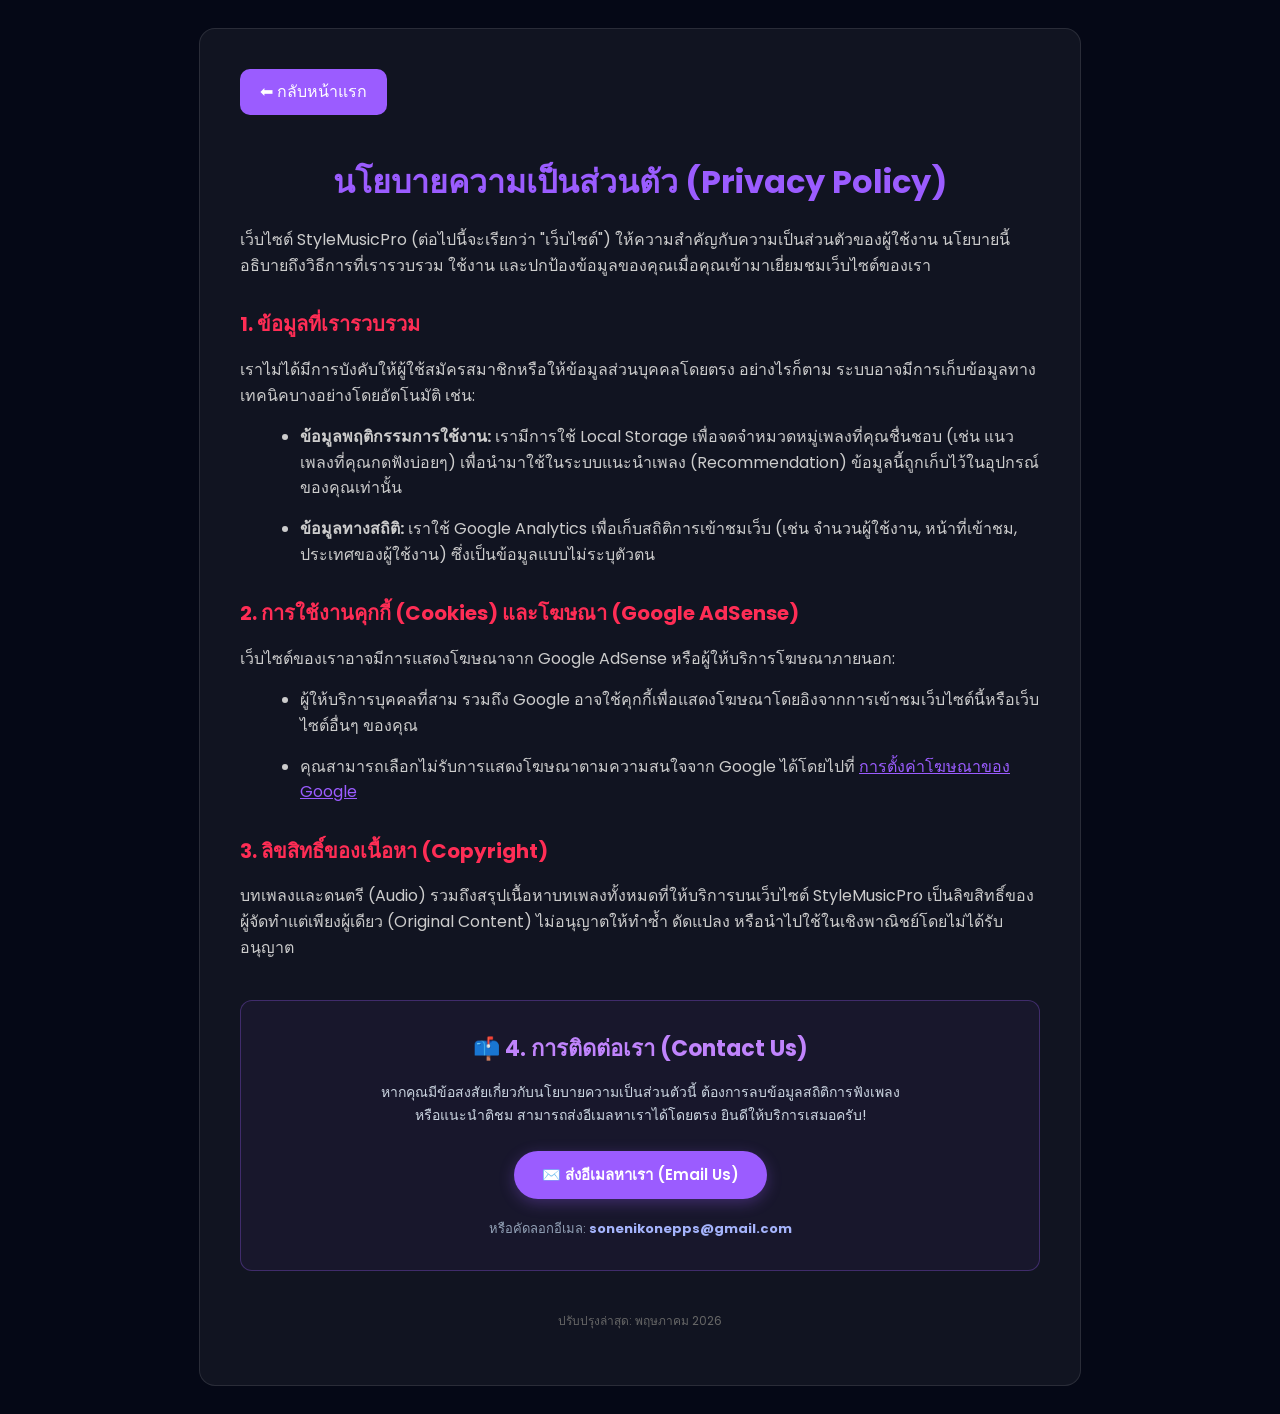
<file: privacy-policy.html>
<!DOCTYPE html>
<html lang="th">
<head>
<meta charset="UTF-8">
<meta name="viewport" content="width=device-width, initial-scale=1.0">
<title>นโยบายความเป็นส่วนตัว (Privacy Policy) - StyleMusicPro</title>
<link href="https://fonts.googleapis.com/css2?family=Poppins:wght@300;400;600&display=swap" rel="stylesheet">
<style>
    body { font-family: 'Poppins', sans-serif; background: #050816; color: #fff; line-height: 1.6; padding: 20px; }
    .container { max-width: 800px; margin: 0 auto; background: rgba(255,255,255,0.05); padding: 40px; border-radius: 16px; border: 1px solid rgba(255,255,255,0.1); }
    h1 { color: #9b5cff; text-align: center; margin-bottom: 20px; }
    h2 { color: #ff2d55; margin-top: 30px; font-size: 20px; }
    p, li { color: #ccc; margin-bottom: 15px; }
    ul { margin-left: 20px; }
    .back-btn { display: inline-block; padding: 10px 20px; background: #9b5cff; color: white; text-decoration: none; border-radius: 10px; margin-bottom: 20px; transition: 0.3s; }
    .back-btn:hover { background: #b77dff; transform: translateY(-2px); }
</style>
</head>
<body>

<div class="container">
    <a href="index.html" class="back-btn">⬅ กลับหน้าแรก</a>
    <h1>นโยบายความเป็นส่วนตัว (Privacy Policy)</h1>
    <p>เว็บไซต์ StyleMusicPro (ต่อไปนี้จะเรียกว่า "เว็บไซต์") ให้ความสำคัญกับความเป็นส่วนตัวของผู้ใช้งาน นโยบายนี้อธิบายถึงวิธีการที่เรารวบรวม ใช้งาน และปกป้องข้อมูลของคุณเมื่อคุณเข้ามาเยี่ยมชมเว็บไซต์ของเรา</p>

    <h2>1. ข้อมูลที่เรารวบรวม</h2>
    <p>เราไม่ได้มีการบังคับให้ผู้ใช้สมัครสมาชิกหรือให้ข้อมูลส่วนบุคคลโดยตรง อย่างไรก็ตาม ระบบอาจมีการเก็บข้อมูลทางเทคนิคบางอย่างโดยอัตโนมัติ เช่น:</p>
    <ul>
        <li><b>ข้อมูลพฤติกรรมการใช้งาน:</b> เรามีการใช้ Local Storage เพื่อจดจำหมวดหมู่เพลงที่คุณชื่นชอบ (เช่น แนวเพลงที่คุณกดฟังบ่อยๆ) เพื่อนำมาใช้ในระบบแนะนำเพลง (Recommendation) ข้อมูลนี้ถูกเก็บไว้ในอุปกรณ์ของคุณเท่านั้น</li>
        <li><b>ข้อมูลทางสถิติ:</b> เราใช้ Google Analytics เพื่อเก็บสถิติการเข้าชมเว็บ (เช่น จำนวนผู้ใช้งาน, หน้าที่เข้าชม, ประเทศของผู้ใช้งาน) ซึ่งเป็นข้อมูลแบบไม่ระบุตัวตน</li>
    </ul>

    <h2>2. การใช้งานคุกกี้ (Cookies) และโฆษณา (Google AdSense)</h2>
    <p>เว็บไซต์ของเราอาจมีการแสดงโฆษณาจาก Google AdSense หรือผู้ให้บริการโฆษณาภายนอก:</p>
    <ul>
        <li>ผู้ให้บริการบุคคลที่สาม รวมถึง Google อาจใช้คุกกี้เพื่อแสดงโฆษณาโดยอิงจากการเข้าชมเว็บไซต์นี้หรือเว็บไซต์อื่นๆ ของคุณ</li>
        <li>คุณสามารถเลือกไม่รับการแสดงโฆษณาตามความสนใจจาก Google ได้โดยไปที่ <a href="https://myadcenter.google.com/" target="_blank" style="color:#9b5cff;">การตั้งค่าโฆษณาของ Google</a></li>
    </ul>

    <h2>3. ลิขสิทธิ์ของเนื้อหา (Copyright)</h2>
    <p>บทเพลงและดนตรี (Audio) รวมถึงสรุปเนื้อหาบทเพลงทั้งหมดที่ให้บริการบนเว็บไซต์ StyleMusicPro เป็นลิขสิทธิ์ของผู้จัดทำแต่เพียงผู้เดียว (Original Content) ไม่อนุญาตให้ทำซ้ำ ดัดแปลง หรือนำไปใช้ในเชิงพาณิชย์โดยไม่ได้รับอนุญาต</p>

    <div style="text-align: center; border: 1px solid rgba(155,92,255,0.3); background: rgba(155,92,255,0.05); margin-top: 40px; padding: 30px 20px; border-radius: 12px;">
        <h2 style="color: #c084fc; margin-top: 0; margin-bottom: 15px; font-size: 22px;">📫 4. การติดต่อเรา (Contact Us)</h2>
        <p style="font-size: 14px; color: #cbd5e1; margin-bottom: 25px; line-height: 1.6;">
            หากคุณมีข้อสงสัยเกี่ยวกับนโยบายความเป็นส่วนตัวนี้ ต้องการลบข้อมูลสถิติการฟังเพลง<br>
            หรือแนะนำติชม สามารถส่งอีเมลหาเราได้โดยตรง ยินดีให้บริการเสมอครับ!
        </p>
        
        <a href="mailto:sonenikonepps@gmail.com" style="display: inline-flex; align-items: center; justify-content: center; gap: 10px; background: #9b5cff; color: white; padding: 12px 28px; border-radius: 30px; font-weight: 600; text-decoration: none; transition: 0.3s; font-size: 15px; box-shadow: 0 4px 15px rgba(155,92,255,0.3);">
            ✉️ ส่งอีเมลหาเรา (Email Us)
        </a>
        
        <div style="font-size: 13px; color: #94a3b8; margin-top: 20px;">
            หรือคัดลอกอีเมล: <strong style="color: #a5b4fc;">sonenikonepps@gmail.com</strong>
        </div>
    </div>
    
    <p style="text-align: center; margin-top: 40px; font-size: 12px; color: #666;">ปรับปรุงล่าสุด: พฤษภาคม 2026</p>
</div>

</body>
</html>
</file>
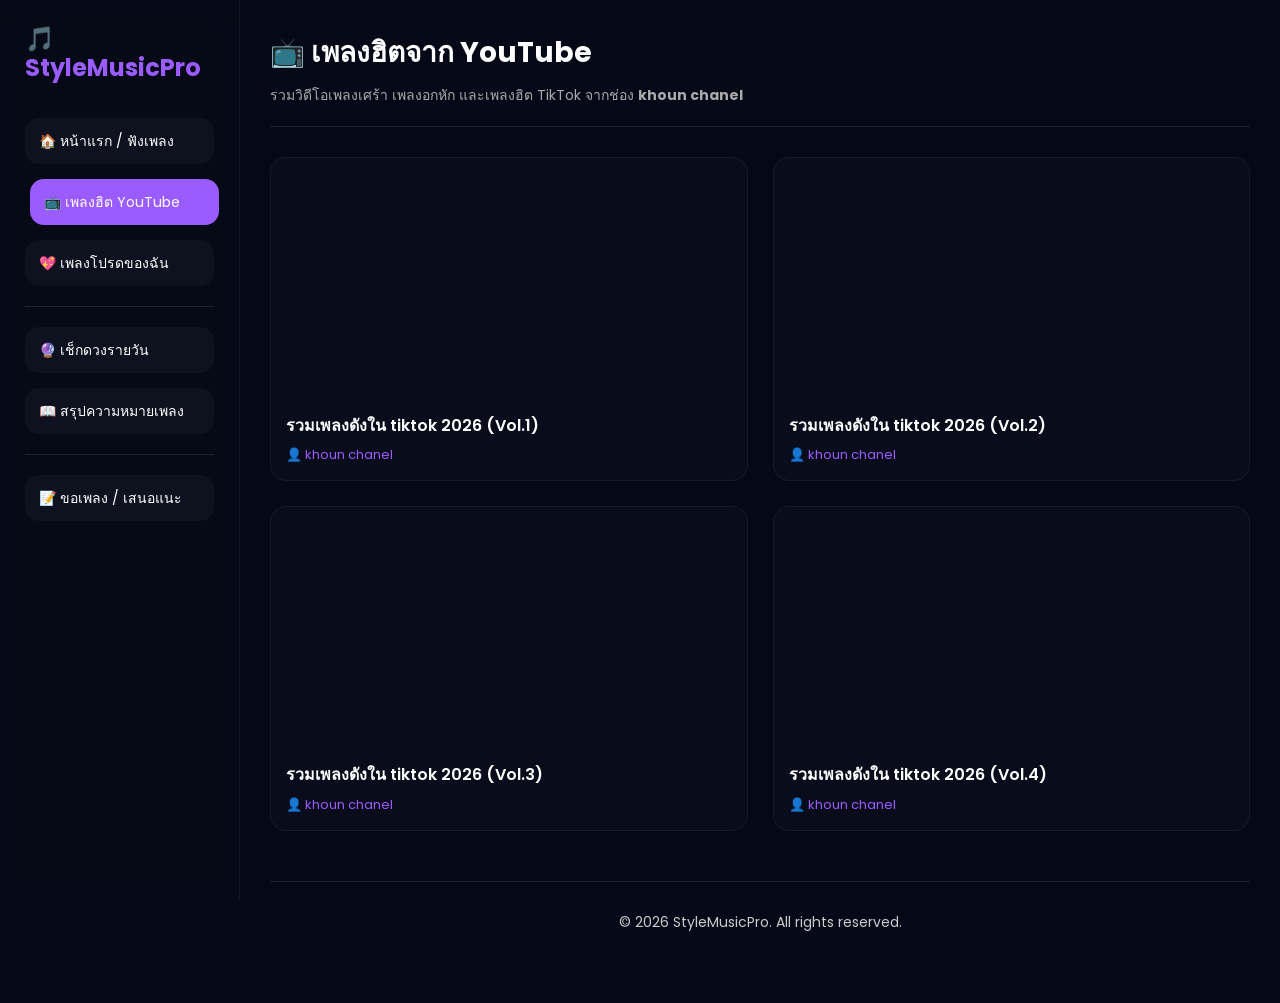
<file: videos.html>
<!DOCTYPE html>
<html lang="th">
<head>
<meta charset="UTF-8">
<meta name="viewport" content="width=device-width, initial-scale=1.0, maximum-scale=1.0, user-scalable=no">
<title>📺 เพลงฮิตจาก YouTube - StyleMusicPro</title>

<link href="https://fonts.googleapis.com/css2?family=Poppins:wght@300;400;500;600;700&display=swap" rel="stylesheet">

<style>
.menu-toggle{ display:none; position:fixed; top:15px; left:15px; z-index:9999; width:42px; height:42px; border:none; border-radius:12px; background:#9b5cff; color:white; font-size:24px; cursor:pointer; align-items: center; justify-content: center; }
*{ margin:0; padding:0; box-sizing:border-box; }
body{ font-family:'Poppins',sans-serif; background:#050816; color:white; overflow-x:hidden; width: 100vw; scroll-behavior:smooth; }
.container{ display:flex; min-height:100vh; max-width: 100%; }
a { text-decoration: none; color: inherit; }

/* Sidebar */
.sidebar{ width:240px; background:rgba(7,11,24,.88); backdrop-filter:blur(12px); padding:25px; display:flex; flex-direction:column; gap:15px; border-right:1px solid rgba(255,255,255,.05); z-index: 1000; position: fixed; height: 100vh; }
.logo-container { display: flex; justify-content: space-between; align-items: center; margin-bottom:20px; }
.logo{ font-size:24px; font-weight:700; color:#9b5cff; line-height: 1.2; }
.close-sidebar { display: none; background: none; border: none; color: white; font-size: 24px; cursor: pointer; }
.menu{ padding:12px 14px; border-radius:14px; cursor:pointer; transition:.3s; background:rgba(255,255,255,.03); display: block; font-size: 14px; }
.menu:hover, .menu.active { background:#9b5cff; transform:translateX(5px); }
.menu-divider { height: 1px; background: rgba(255,255,255,0.1); margin: 5px 0; }

/* Main Content */
.main{ flex:1; margin-left: 240px; padding:30px; }
.page-header { margin-bottom: 30px; padding-bottom: 20px; border-bottom: 1px solid rgba(255,255,255,0.1); }
.page-title { font-size: 28px; color: #fff; margin-bottom: 10px; }
.page-subtitle { color: #aaa; font-size: 14px; }

/* YouTube Video Grid */
.video-grid { display: grid; grid-template-columns: repeat(auto-fit, minmax(320px, 1fr)); gap: 25px; margin-bottom: 50px; }
.video-card { background: rgba(255,255,255,0.02); border: 1px solid rgba(255,255,255,0.05); border-radius: 16px; padding: 15px; transition: 0.3s; }
.video-card:hover { transform: translateY(-5px); border-color: #9b5cff; background: rgba(255,255,255,0.05); box-shadow: 0 10px 20px rgba(155,92,255,0.1); }
.video-card iframe { width: 100%; height: 220px; border-radius: 12px; border: none; margin-bottom: 15px; }
.video-title { font-size: 16px; font-weight: 600; color: #fff; line-height: 1.4; margin-bottom: 8px; }
.video-channel { font-size: 13px; color: #9b5cff; }

/* Responsive */
@media(max-width:768px){
    .menu-toggle { display: flex; }
    .sidebar { left: -280px; width: 260px; transition: .3s; }
    .sidebar.active { left: 0; box-shadow: 0 0 30px rgba(0,0,0,.9); }
    .close-sidebar { display: block; }
    .main { margin-left: 0; padding: 20px; padding-top: 75px; }
}
</style>
</head>
<body>

<button class="menu-toggle" onclick="toggleMenu()">☰</button>

<div class="container">
    <div class="sidebar" id="sidebar">
        <div class="logo-container">
            <div class="logo">🎵 StyleMusicPro</div>
            <button class="close-sidebar" onclick="toggleMenu()">✕</button>
        </div>
        <a href="index.html" class="menu">🏠 หน้าแรก / ฟังเพลง</a>
        <a href="videos.html" class="menu active">📺 เพลงฮิต YouTube</a>
        <a href="index.html" class="menu" id="menuFav">💖 เพลงโปรดของฉัน</a>
        <div class="menu-divider"></div>
        <a href="horoscope.html" target="_blank" class="menu">🔮 เช็กดวงรายวัน</a>
        <a href="lyrics.html" target="_blank" class="menu">📖 สรุปความหมายเพลง</a>
        <div class="menu-divider"></div>
        <a href="mailto:contact@stylemusicpro.com" class="menu">📝 ขอเพลง / เสนอแนะ</a>
    </div>

    <div class="main">
        <div class="page-header">
            <h1 class="page-title">📺 เพลงฮิตจาก YouTube</h1>
            <p class="page-subtitle">รวมวิดีโอเพลงเศร้า เพลงอกหัก และเพลงฮิต TikTok จากช่อง <b>khoun chanel</b></p>
        </div>

        <div class="video-grid">
            <!-- วิดีโอ 1 -->
            <div class="video-card">
                <iframe width="100%" height="220" src="https://www.youtube.com/embed/rXsbhNzHbH8" title="รวมเพลงดังใน tiktok 2026 Vol.1" frameborder="0" allow="accelerometer; autoplay; clipboard-write; encrypted-media; gyroscope; picture-in-picture" allowfullscreen></iframe>
                <div class="video-title">รวมเพลงดังใน tiktok 2026 (Vol.1)</div>
                <div class="video-channel">👤 khoun chanel</div>
            </div>

            <!-- วิดีโอ 2 -->
            <div class="video-card">
                <iframe width="100%" height="220" src="https://www.youtube.com/embed/gHJ9FdzcyEU" title="รวมเพลงดังใน tiktok 2026 Vol.2" frameborder="0" allow="accelerometer; autoplay; clipboard-write; encrypted-media; gyroscope; picture-in-picture" allowfullscreen></iframe>
                <div class="video-title">รวมเพลงดังใน tiktok 2026 (Vol.2)</div>
                <div class="video-channel">👤 khoun chanel</div>
            </div>

            <!-- วิดีโอ 3 -->
            <div class="video-card">
                <iframe width="100%" height="220" src="https://www.youtube.com/embed/jCO7IGr0SBY" title="รวมเพลงดังใน tiktok 2026 Vol.3" frameborder="0" allow="accelerometer; autoplay; clipboard-write; encrypted-media; gyroscope; picture-in-picture" allowfullscreen></iframe>
                <div class="video-title">รวมเพลงดังใน tiktok 2026 (Vol.3)</div>
                <div class="video-channel">👤 khoun chanel</div>
            </div>

            <!-- วิดีโอ 4 -->
            <div class="video-card">
                <iframe width="100%" height="220" src="https://www.youtube.com/embed/g-vHSyyR7l8" title="รวมเพลงดังใน tiktok 2026 Vol.4" frameborder="0" allow="accelerometer; autoplay; clipboard-write; encrypted-media; gyroscope; picture-in-picture" allowfullscreen></iframe>
                <div class="video-title">รวมเพลงดังใน tiktok 2026 (Vol.4)</div>
                <div class="video-channel">👤 khoun chanel</div>
            </div>
        </div>

        <div style="text-align: center; padding: 30px 20px; border-top: 1px solid rgba(255,255,255,0.1);">
            <p style="color: #ccc; font-size: 14px; margin-bottom: 10px;">© 2026 StyleMusicPro. All rights reserved.</p>
        </div>
    </div>
</div>

<script>
function toggleMenu() { 
    document.getElementById('sidebar').classList.toggle('active'); 
}
</script>

</body>
</html>
</file>
